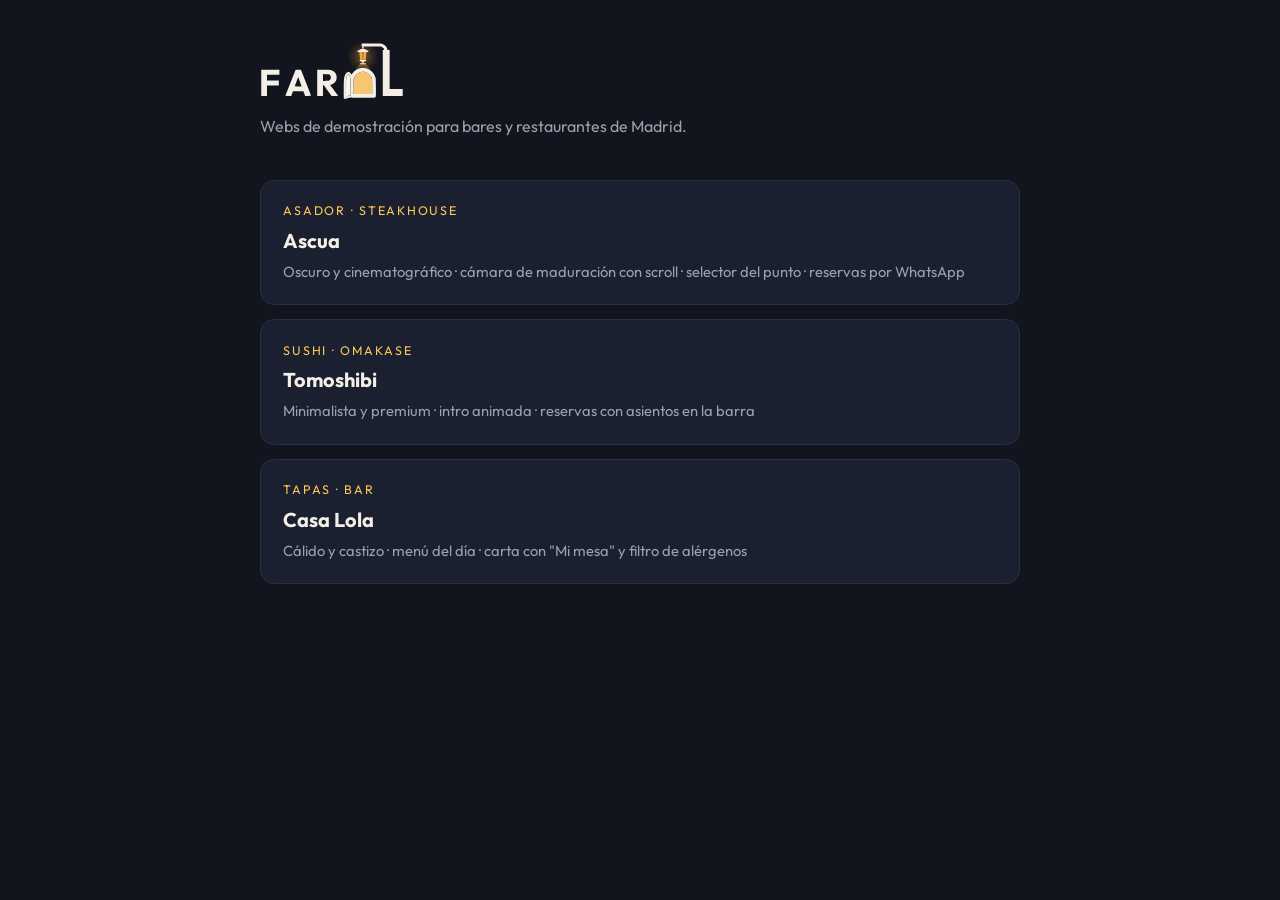
<file: index.html>
<!doctype html>
<html lang="es">
<head>
<meta charset="utf-8">
<meta name="viewport" content="width=device-width, initial-scale=1, viewport-fit=cover">
<title>Farol · Demos</title>
<meta name="robots" content="noindex">
<link rel="preconnect" href="https://fonts.googleapis.com">
<link rel="preconnect" href="https://fonts.gstatic.com" crossorigin>
<link rel="stylesheet" href="https://fonts.googleapis.com/css2?family=Outfit:wght@400;600;700&display=swap">
<style>
  :root { --bg: #12151d; --fg: #f3eee6; --muted: #9aa0ad; --gold: #ffc857; --card: #1b2030; --line: #2a3042; }
  * { box-sizing: border-box; }
  body { margin: 0; background: var(--bg); color: var(--fg); font-family: Outfit, system-ui, sans-serif; line-height: 1.6;
         padding: max(40px, env(safe-area-inset-top)) max(20px, env(safe-area-inset-right)) 60px max(20px, env(safe-area-inset-left)); }
  main { max-width: 760px; margin: 0 auto; }
  h1 { font-size: clamp(2rem, 6vw, 3rem); letter-spacing: .12em; margin: 0 0 .3rem; }
  h1 svg { display: block; height: clamp(44px, 9vw, 60px); width: auto; color: var(--fg); margin-bottom: 14px; }
  p.lead { color: var(--muted); margin: 0 0 2.5rem; }
  ul { list-style: none; padding: 0; margin: 0; display: grid; gap: 14px; }
  a.card { display: grid; gap: .2rem; padding: 1.3rem 1.4rem; background: var(--card); border: 1px solid var(--line); border-radius: 14px; color: inherit; text-decoration: none; transition: border-color .3s, transform .3s; }
  a.card:hover { border-color: var(--gold); transform: translateY(-2px); }
  .name { font-weight: 700; font-size: 1.25rem; }
  .meta { color: var(--muted); font-size: .92rem; }
  .tag { color: var(--gold); font-size: .78rem; letter-spacing: .14em; text-transform: uppercase; }
</style>
</head>
<body>
<main>
  <h1><svg class="farol-logo" height="56" viewBox="182 440 924 386" role="img" aria-label="Farol"><defs><radialGradient id="farol-glow" cx="845" cy="545" r="100" gradientUnits="userSpaceOnUse"><stop offset="0" stop-color="#F5A93A" stop-opacity=".42"/><stop offset=".55" stop-color="#F5A93A" stop-opacity=".16"/><stop offset="1" stop-color="#F5A93A" stop-opacity="0"/></radialGradient><linearGradient id="farol-cone" x1="0" y1="588" x2="0" y2="632" gradientUnits="userSpaceOnUse"><stop offset="0" stop-color="#F5A93A" stop-opacity=".45"/><stop offset="1" stop-color="#F5A93A" stop-opacity=".12"/></linearGradient></defs><circle cx="845" cy="545" r="100" fill="url(#farol-glow)"/><path d="M830 588h30l36 44H794z" fill="url(#farol-cone)"/><path fill="#F7C66E" d="M784.2 740.8L784.5 693.5L787.3 685.5C793.8 667.0 807.3 653.5 825.5 647.4C836.9 643.6 851.1 643.6 862.5 647.4C880.7 653.5 894.2 667.0 900.7 685.5L903.5 693.5L903.8 740.8L904.2 788.0L844.0 788.0L783.8 788.0L784.2 740.8ZM831.5 596.6C831.0 596.3 828.8 595.9 826.7 595.5L823.0 594.9L825.6 591.5C828.2 588.1 828.4 588.0 835.5 588.0C840.4 588.0 843.0 588.4 843.4 589.2C843.9 590.2 844.1 590.2 844.6 589.2C845.0 588.4 847.6 588.0 852.5 588.0C859.6 588.0 859.8 588.1 862.3 591.4L864.9 594.8L862.7 595.5C860.3 596.3 833.1 597.2 831.5 596.6Z"/><path fill="#FBF7F0" d="M735.3 748.2C735.7 698.4 735.9 693.8 737.8 685.5C741.3 669.9 746.0 660.0 749.9 660.0C752.6 660.0 756.8 666.7 759.5 675.2C764.0 689.4 764.5 696.4 764.5 746.9L764.5 794.3L750.5 798.1C742.8 800.2 736.1 802.0 735.7 802.0C735.2 802.0 735.0 777.8 735.3 748.2Z"/><path fill="#F5A93A" d="M824.1 544.2C822.3 531.2 820.7 519.9 820.5 519.2C820.2 518.3 822.7 518.0 831.0 518.0L842.0 518.0L842.0 543.0L842.0 568.0L834.6 568.0L827.3 568.0L824.1 544.2ZM846.0 543.0L846.0 518.0L857.0 518.0C865.3 518.0 867.8 518.3 867.5 519.2C867.3 519.9 865.7 531.2 863.9 544.2L860.7 568.0L853.4 568.0L846.0 568.0L846.0 543.0Z"/><path fill="currentColor" d="M725.3 818.0C724.1 817.5 722.7 816.2 722.1 815.1C720.7 812.5 720.6 711.5 722.0 696.8C725.2 662.9 737.7 642.5 753.5 645.4C758.2 646.3 764.8 652.3 767.9 658.5C769.2 661.1 770.5 662.8 770.9 662.3C771.3 661.9 773.7 658.6 776.2 655.0C782.0 646.7 789.7 639.5 799.4 633.1C813.2 624.1 825.7 620.6 844.0 620.6C862.4 620.6 874.8 624.1 888.6 633.1C907.4 645.4 920.8 664.0 925.7 684.9C927.0 690.3 927.4 701.2 927.7 746.5C928.1 797.9 928.0 801.7 926.3 805.0C922.6 812.3 926.1 812.0 844.2 812.0C782.7 812.0 770.4 811.8 767.5 810.6C764.2 809.2 763.1 809.4 746.0 814.1C736.0 816.8 727.8 819.0 727.7 818.9C727.6 818.9 726.5 818.5 725.3 818.0ZM746.5 800.0C750.9 798.8 756.9 797.2 759.8 796.3L765.0 794.9L765.0 747.0C765.0 718.1 764.6 696.1 763.9 691.4C761.6 675.0 754.4 658.5 749.8 659.2C745.1 659.9 739.4 672.6 736.5 689.0C735.3 695.8 735.0 708.0 735.0 750.3C735.0 800.1 735.1 803.1 736.8 802.6C737.7 802.4 742.1 801.2 746.5 800.0ZM190.0 715.5L190.0 631.0L248.5 631.0L307.0 631.0L307.0 647.0L307.0 663.0L267.0 663.0L227.0 663.0L227.0 682.0L227.0 701.0L265.0 701.0L303.0 701.0L303.0 717.0L303.0 733.0L265.0 733.0L227.0 733.0L227.0 766.5L227.0 800.0L208.5 800.0L190.0 800.0L190.0 715.5ZM345.0 799.3C345.0 798.9 359.9 760.8 378.2 714.7L411.4 631.0L428.4 631.2L445.5 631.5L478.2 715.0C496.3 760.9 511.0 798.8 511.0 799.2C511.0 799.7 502.3 800.0 491.7 800.0L472.3 800.0L466.8 784.8L461.3 769.5L427.8 769.2L394.3 769.0L388.8 784.2L383.2 799.5L364.1 799.8C353.6 799.9 345.0 799.7 345.0 799.3ZM550.0 715.5L550.0 631.0L588.8 631.0C632.2 631.0 636.5 631.5 648.8 637.6C660.9 643.5 669.8 653.9 673.5 666.3C675.6 673.5 675.5 688.3 673.2 695.8C670.8 703.2 665.1 712.0 659.6 716.4C654.2 720.8 644.4 725.8 638.0 727.3C634.6 728.1 633.1 728.9 633.5 729.8C633.7 730.5 645.4 746.0 659.3 764.3C673.2 782.6 685.0 798.1 685.4 798.8C686.0 799.7 681.5 800.0 664.3 800.0L642.5 800.0L617.1 764.9C596.2 736.1 591.3 730.0 589.6 730.2C587.5 730.5 587.5 730.8 587.2 765.2L587.0 800.0L568.5 800.0L550.0 800.0L550.0 715.5ZM972.0 652.0L972.0 504.0L977.1 504.0C981.9 504.0 982.1 503.9 981.4 501.8C979.1 494.2 973.2 488.0 965.1 484.8C959.5 482.5 959.1 482.5 903.2 482.2C872.3 482.1 847.0 482.2 847.0 482.5C847.0 482.8 847.7 484.2 848.6 485.5C850.5 488.4 849.7 491.5 846.4 493.6C844.2 495.1 843.8 495.1 841.6 493.6C838.2 491.4 837.5 488.6 839.6 485.1C841.3 482.2 841.3 482.2 837.9 479.2C833.4 475.2 833.1 469.4 837.3 465.3L840.0 462.5L899.3 462.5C964.0 462.5 964.2 462.5 976.6 468.5C987.7 473.9 997.1 485.2 1000.6 497.4L1002.5 504.0L1009.2 504.0L1016.0 504.0L1016.0 630.0L1016.0 756.0L1058.0 756.0L1100.0 756.0L1100.0 778.0L1100.0 800.0L1036.0 800.0L972.0 800.0L972.0 652.0ZM903.8 739.8C903.5 693.1 903.4 691.3 901.3 685.0C895.4 667.8 879.5 652.1 862.5 646.7C852.6 643.6 835.4 643.6 825.5 646.7C808.4 652.1 792.6 667.7 786.8 684.9C784.6 691.3 784.5 693.0 784.2 739.8L783.9 788.0L844.0 788.0L904.1 788.0L903.8 739.8ZM449.7 737.7C449.5 737.0 444.8 724.3 439.5 709.5C434.1 694.6 429.3 681.4 428.8 680.0C428.0 677.8 426.4 681.6 416.9 707.4C410.9 723.8 406.0 737.6 406.0 738.1C406.0 738.6 415.8 739.0 428.1 739.0C445.6 739.0 450.1 738.7 449.7 737.7ZM625.5 700.6C634.1 696.9 638.0 690.8 638.0 681.3C637.9 671.3 632.9 663.8 624.3 660.9C621.9 660.1 614.6 659.6 604.0 659.6L587.5 659.5L587.2 680.0C587.1 691.2 587.2 701.1 587.5 701.8C588.3 704.0 620.0 703.0 625.5 700.6ZM839.0 583.0C834.6 577.2 834.4 577.1 829.0 576.8C823.6 576.5 823.5 576.5 823.2 573.1C823.0 571.1 823.4 569.4 824.2 568.9C824.9 568.4 833.8 568.0 844.0 568.0C854.2 568.0 863.1 568.4 863.8 568.9C864.6 569.4 865.0 571.1 864.8 573.1C864.5 576.5 864.4 576.5 859.0 576.8C853.6 577.1 853.4 577.2 849.0 583.0C846.5 586.3 844.3 588.9 844.0 588.9C843.7 588.9 841.5 586.3 839.0 583.0ZM808.4 514.3C807.5 510.7 809.1 508.6 813.0 508.2C814.9 508.0 817.6 506.8 819.2 505.5C823.4 501.9 831.9 498.1 838.2 497.0C847.8 495.2 860.9 498.8 868.8 505.5C870.4 506.8 873.1 508.0 875.0 508.2C878.9 508.6 880.5 510.7 879.6 514.3L879.0 517.0L844.0 517.0L809.0 517.0L808.4 514.3Z"/></svg></h1>
  <p class="lead">Webs de demostración para bares y restaurantes de Madrid.</p>
  <ul>
    <li><a class="card" href="ascua/"><span class="tag">Asador · Steakhouse</span><span class="name">Ascua</span><span class="meta">Oscuro y cinematográfico · cámara de maduración con scroll · selector del punto · reservas por WhatsApp</span></a></li>
    <li><a class="card" href="tomoshibi/"><span class="tag">Sushi · Omakase</span><span class="name">Tomoshibi</span><span class="meta">Minimalista y premium · intro animada · reservas con asientos en la barra</span></a></li>
    <li><a class="card" href="https://casa-lolaes.lovable.app/" target="_blank" rel="noopener"><span class="tag">Tapas · Bar</span><span class="name">Casa Lola</span><span class="meta">Cálido y castizo · menú del día · carta con "Mi mesa" y filtro de alérgenos</span></a></li>
  </ul>
</main>
</body>
</html>
</file>
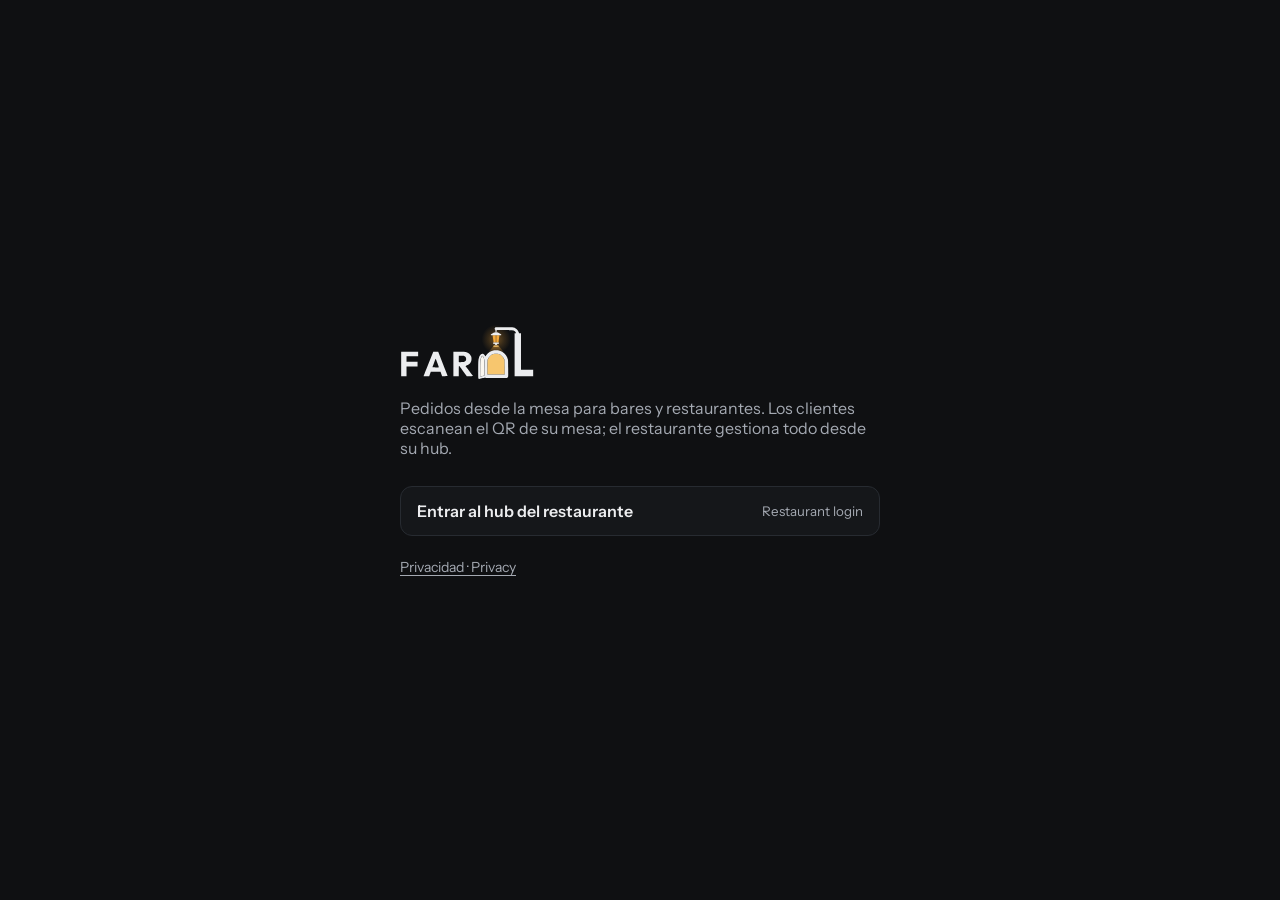
<file: pedidos/index.html>
<!doctype html>
<html lang="es" translate="no">
<head>
<meta charset="utf-8">
<meta name="google" content="notranslate"><meta name="viewport" content="width=device-width, initial-scale=1">
<title>Farol · Pedidos desde la mesa</title>
<link rel="preconnect" href="https://fonts.googleapis.com"><link rel="preconnect" href="https://fonts.gstatic.com" crossorigin>
<link href="https://fonts.googleapis.com/css2?family=Archivo:wdth,wght@62..125,400..800&family=Bricolage+Grotesque:opsz,wght@12..96,500..800&family=Instrument+Sans:wdth,wght@75..100,400..700&display=swap" rel="stylesheet">
<link rel="stylesheet" href="assets/css/app.css?v=202610301053">
<style>
  :root { --g-bg: #0F1012; --g-card: #15171A; --g-line: #272B31; --g-text: #ECEDEF; --g-text-2: #A4A9B2; --g-lamp: #FFB547; }
  body { background: var(--g-bg); color: var(--g-text); font-family: 'Instrument Sans', system-ui, sans-serif; }
  .home { min-height: 100dvh; display: grid; place-items: center; padding: 32px max(16px, env(safe-area-inset-right, 0px)) 32px max(16px, env(safe-area-inset-left, 0px)); }
  .home-card { width: min(480px, 100%); }
  .home h1 { margin: 0 0 18px; color: var(--g-text); }
  .home h1 svg { display: block; height: 56px; width: auto; }
  .home p { color: var(--g-text-2); max-width: 46ch; margin: 0; }
  .home ul { list-style: none; padding: 0; margin: 28px 0 0; display: grid; gap: 8px; }
  .home a { display: flex; justify-content: space-between; align-items: center; gap: 12px; padding: 14px 16px; background: var(--g-card);
    border: 1px solid var(--g-line); border-radius: 12px; color: var(--g-text); text-decoration: none; font-weight: 600; }
  .home a small { font-weight: 400; color: var(--g-text-2); }
  .home a:hover { border-color: var(--g-lamp); }
  .home .home-foot { margin-top: 22px; font-size: 14px; }
  .home a.plain { display: inline; padding: 0; background: none; border: 0; color: var(--g-text-2); font-weight: 400; text-decoration: underline; text-underline-offset: 3px; }
</style>
</head>
<body>
<main class="home"><div class="home-card">
  <h1 class="home-logo"><svg class="farol-logo" height="44" viewBox="182 440 924 386" role="img" aria-label="Farol"><defs><radialGradient id="farol-glow" cx="845" cy="545" r="100" gradientUnits="userSpaceOnUse"><stop offset="0" stop-color="#F5A93A" stop-opacity=".42"/><stop offset=".55" stop-color="#F5A93A" stop-opacity=".16"/><stop offset="1" stop-color="#F5A93A" stop-opacity="0"/></radialGradient><linearGradient id="farol-cone" x1="0" y1="588" x2="0" y2="632" gradientUnits="userSpaceOnUse"><stop offset="0" stop-color="#F5A93A" stop-opacity=".45"/><stop offset="1" stop-color="#F5A93A" stop-opacity=".12"/></linearGradient></defs><circle cx="845" cy="545" r="100" fill="url(#farol-glow)"/><path d="M830 588h30l36 44H794z" fill="url(#farol-cone)"/><path fill="#F7C66E" d="M784.2 740.8L784.5 693.5L787.3 685.5C793.8 667.0 807.3 653.5 825.5 647.4C836.9 643.6 851.1 643.6 862.5 647.4C880.7 653.5 894.2 667.0 900.7 685.5L903.5 693.5L903.8 740.8L904.2 788.0L844.0 788.0L783.8 788.0L784.2 740.8ZM831.5 596.6C831.0 596.3 828.8 595.9 826.7 595.5L823.0 594.9L825.6 591.5C828.2 588.1 828.4 588.0 835.5 588.0C840.4 588.0 843.0 588.4 843.4 589.2C843.9 590.2 844.1 590.2 844.6 589.2C845.0 588.4 847.6 588.0 852.5 588.0C859.6 588.0 859.8 588.1 862.3 591.4L864.9 594.8L862.7 595.5C860.3 596.3 833.1 597.2 831.5 596.6Z"/><path fill="#FBF7F0" d="M735.3 748.2C735.7 698.4 735.9 693.8 737.8 685.5C741.3 669.9 746.0 660.0 749.9 660.0C752.6 660.0 756.8 666.7 759.5 675.2C764.0 689.4 764.5 696.4 764.5 746.9L764.5 794.3L750.5 798.1C742.8 800.2 736.1 802.0 735.7 802.0C735.2 802.0 735.0 777.8 735.3 748.2Z"/><path fill="#F5A93A" d="M824.1 544.2C822.3 531.2 820.7 519.9 820.5 519.2C820.2 518.3 822.7 518.0 831.0 518.0L842.0 518.0L842.0 543.0L842.0 568.0L834.6 568.0L827.3 568.0L824.1 544.2ZM846.0 543.0L846.0 518.0L857.0 518.0C865.3 518.0 867.8 518.3 867.5 519.2C867.3 519.9 865.7 531.2 863.9 544.2L860.7 568.0L853.4 568.0L846.0 568.0L846.0 543.0Z"/><path fill="currentColor" d="M725.3 818.0C724.1 817.5 722.7 816.2 722.1 815.1C720.7 812.5 720.6 711.5 722.0 696.8C725.2 662.9 737.7 642.5 753.5 645.4C758.2 646.3 764.8 652.3 767.9 658.5C769.2 661.1 770.5 662.8 770.9 662.3C771.3 661.9 773.7 658.6 776.2 655.0C782.0 646.7 789.7 639.5 799.4 633.1C813.2 624.1 825.7 620.6 844.0 620.6C862.4 620.6 874.8 624.1 888.6 633.1C907.4 645.4 920.8 664.0 925.7 684.9C927.0 690.3 927.4 701.2 927.7 746.5C928.1 797.9 928.0 801.7 926.3 805.0C922.6 812.3 926.1 812.0 844.2 812.0C782.7 812.0 770.4 811.8 767.5 810.6C764.2 809.2 763.1 809.4 746.0 814.1C736.0 816.8 727.8 819.0 727.7 818.9C727.6 818.9 726.5 818.5 725.3 818.0ZM746.5 800.0C750.9 798.8 756.9 797.2 759.8 796.3L765.0 794.9L765.0 747.0C765.0 718.1 764.6 696.1 763.9 691.4C761.6 675.0 754.4 658.5 749.8 659.2C745.1 659.9 739.4 672.6 736.5 689.0C735.3 695.8 735.0 708.0 735.0 750.3C735.0 800.1 735.1 803.1 736.8 802.6C737.7 802.4 742.1 801.2 746.5 800.0ZM190.0 715.5L190.0 631.0L248.5 631.0L307.0 631.0L307.0 647.0L307.0 663.0L267.0 663.0L227.0 663.0L227.0 682.0L227.0 701.0L265.0 701.0L303.0 701.0L303.0 717.0L303.0 733.0L265.0 733.0L227.0 733.0L227.0 766.5L227.0 800.0L208.5 800.0L190.0 800.0L190.0 715.5ZM345.0 799.3C345.0 798.9 359.9 760.8 378.2 714.7L411.4 631.0L428.4 631.2L445.5 631.5L478.2 715.0C496.3 760.9 511.0 798.8 511.0 799.2C511.0 799.7 502.3 800.0 491.7 800.0L472.3 800.0L466.8 784.8L461.3 769.5L427.8 769.2L394.3 769.0L388.8 784.2L383.2 799.5L364.1 799.8C353.6 799.9 345.0 799.7 345.0 799.3ZM550.0 715.5L550.0 631.0L588.8 631.0C632.2 631.0 636.5 631.5 648.8 637.6C660.9 643.5 669.8 653.9 673.5 666.3C675.6 673.5 675.5 688.3 673.2 695.8C670.8 703.2 665.1 712.0 659.6 716.4C654.2 720.8 644.4 725.8 638.0 727.3C634.6 728.1 633.1 728.9 633.5 729.8C633.7 730.5 645.4 746.0 659.3 764.3C673.2 782.6 685.0 798.1 685.4 798.8C686.0 799.7 681.5 800.0 664.3 800.0L642.5 800.0L617.1 764.9C596.2 736.1 591.3 730.0 589.6 730.2C587.5 730.5 587.5 730.8 587.2 765.2L587.0 800.0L568.5 800.0L550.0 800.0L550.0 715.5ZM972.0 652.0L972.0 504.0L977.1 504.0C981.9 504.0 982.1 503.9 981.4 501.8C979.1 494.2 973.2 488.0 965.1 484.8C959.5 482.5 959.1 482.5 903.2 482.2C872.3 482.1 847.0 482.2 847.0 482.5C847.0 482.8 847.7 484.2 848.6 485.5C850.5 488.4 849.7 491.5 846.4 493.6C844.2 495.1 843.8 495.1 841.6 493.6C838.2 491.4 837.5 488.6 839.6 485.1C841.3 482.2 841.3 482.2 837.9 479.2C833.4 475.2 833.1 469.4 837.3 465.3L840.0 462.5L899.3 462.5C964.0 462.5 964.2 462.5 976.6 468.5C987.7 473.9 997.1 485.2 1000.6 497.4L1002.5 504.0L1009.2 504.0L1016.0 504.0L1016.0 630.0L1016.0 756.0L1058.0 756.0L1100.0 756.0L1100.0 778.0L1100.0 800.0L1036.0 800.0L972.0 800.0L972.0 652.0ZM903.8 739.8C903.5 693.1 903.4 691.3 901.3 685.0C895.4 667.8 879.5 652.1 862.5 646.7C852.6 643.6 835.4 643.6 825.5 646.7C808.4 652.1 792.6 667.7 786.8 684.9C784.6 691.3 784.5 693.0 784.2 739.8L783.9 788.0L844.0 788.0L904.1 788.0L903.8 739.8ZM449.7 737.7C449.5 737.0 444.8 724.3 439.5 709.5C434.1 694.6 429.3 681.4 428.8 680.0C428.0 677.8 426.4 681.6 416.9 707.4C410.9 723.8 406.0 737.6 406.0 738.1C406.0 738.6 415.8 739.0 428.1 739.0C445.6 739.0 450.1 738.7 449.7 737.7ZM625.5 700.6C634.1 696.9 638.0 690.8 638.0 681.3C637.9 671.3 632.9 663.8 624.3 660.9C621.9 660.1 614.6 659.6 604.0 659.6L587.5 659.5L587.2 680.0C587.1 691.2 587.2 701.1 587.5 701.8C588.3 704.0 620.0 703.0 625.5 700.6ZM839.0 583.0C834.6 577.2 834.4 577.1 829.0 576.8C823.6 576.5 823.5 576.5 823.2 573.1C823.0 571.1 823.4 569.4 824.2 568.9C824.9 568.4 833.8 568.0 844.0 568.0C854.2 568.0 863.1 568.4 863.8 568.9C864.6 569.4 865.0 571.1 864.8 573.1C864.5 576.5 864.4 576.5 859.0 576.8C853.6 577.1 853.4 577.2 849.0 583.0C846.5 586.3 844.3 588.9 844.0 588.9C843.7 588.9 841.5 586.3 839.0 583.0ZM808.4 514.3C807.5 510.7 809.1 508.6 813.0 508.2C814.9 508.0 817.6 506.8 819.2 505.5C823.4 501.9 831.9 498.1 838.2 497.0C847.8 495.2 860.9 498.8 868.8 505.5C870.4 506.8 873.1 508.0 875.0 508.2C878.9 508.6 880.5 510.7 879.6 514.3L879.0 517.0L844.0 517.0L809.0 517.0L808.4 514.3Z"/></svg></h1>
  <p>Pedidos desde la mesa para bares y restaurantes. Los clientes escanean el QR de su mesa; el restaurante gestiona todo desde su hub.</p>
  <ul>
    <li><a href="hub.html">Entrar al hub del restaurante <small>Restaurant login</small></a></li>
  </ul>
  <p class="home-foot"><a class="plain" href="privacy.html">Privacidad · Privacy</a></p>
</div></main>
</body>
</html>
</file>
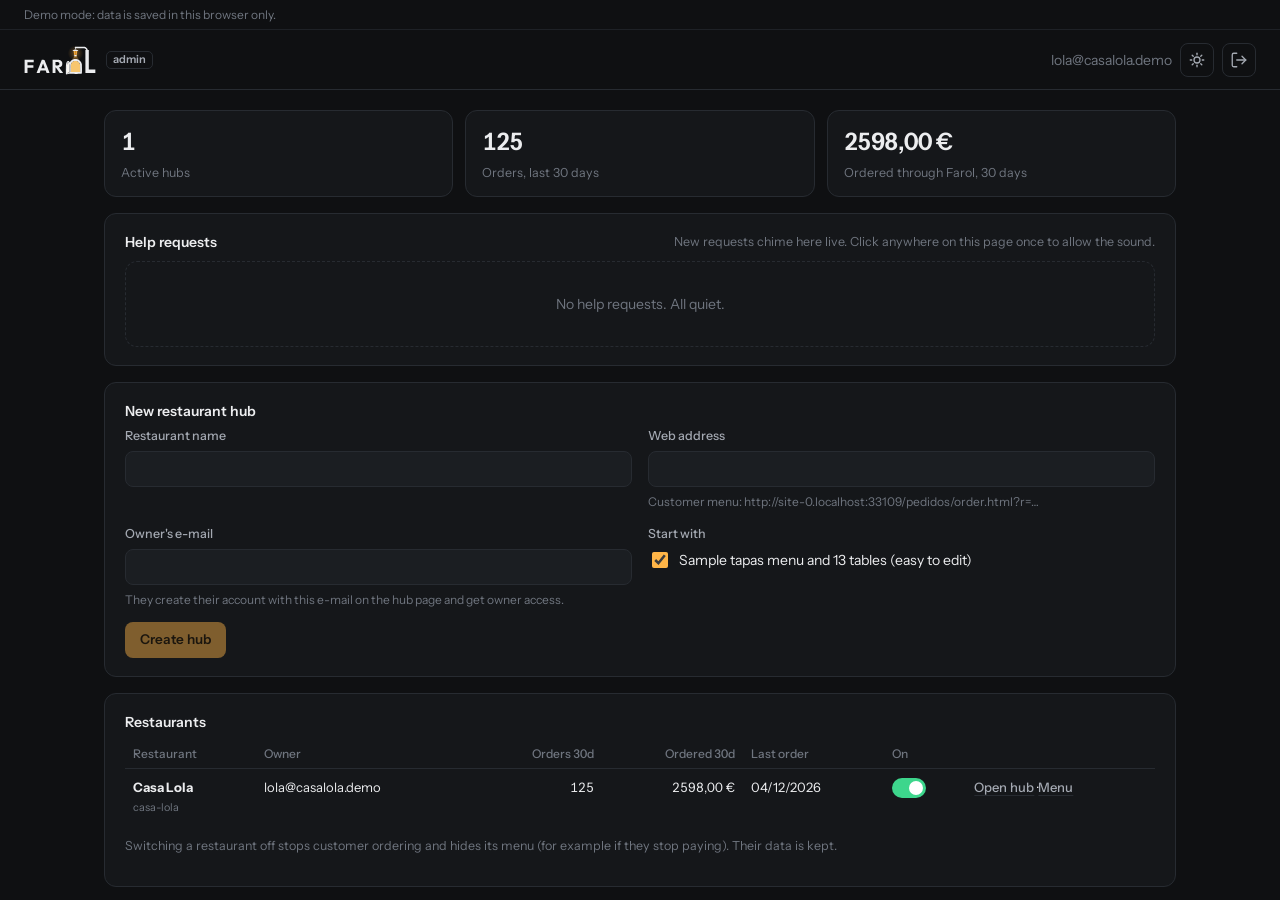
<file: pedidos/admin.html>
<!doctype html>
<html lang="en" translate="no">
<head>
<meta charset="utf-8">
<meta name="google" content="notranslate">
<script>try{var l=JSON.parse(localStorage.getItem('farol-hub-lang')||'null');document.documentElement.lang=l||((navigator.language||'').slice(0,2)==='es'?'es':'en')}catch(e){}</script><meta name="viewport" content="width=device-width, initial-scale=1, viewport-fit=cover">
<meta name="robots" content="noindex">
<title>Farol · Admin</title>
<link rel="preconnect" href="https://fonts.googleapis.com"><link rel="preconnect" href="https://fonts.gstatic.com" crossorigin><link href="https://fonts.googleapis.com/css2?family=Archivo:wdth,wght@62..125,400..800&family=Bricolage+Grotesque:opsz,wght@12..96,500..800&family=Instrument+Sans:wdth,wght@75..100,400..700&display=swap" rel="stylesheet">
<link rel="stylesheet" href="assets/css/app.css?v=202610301053">
<style>body{background:#0F1012}</style>
<script src="config.js?v=202610301053"></script>
<script src="assets/js/vendor/supabase.js?v=202610301053"></script>
</head>
<body>
<div id="app"></div>
<script type="module">
  import { getApi } from './assets/js/api/index.js?v=202610301053';
  import { mountAdminApp } from './assets/js/admin/app.js?v=202610301053';
  mountAdminApp(document.getElementById('app'), { api: getApi() });
</script>
</body>
</html>
</file>
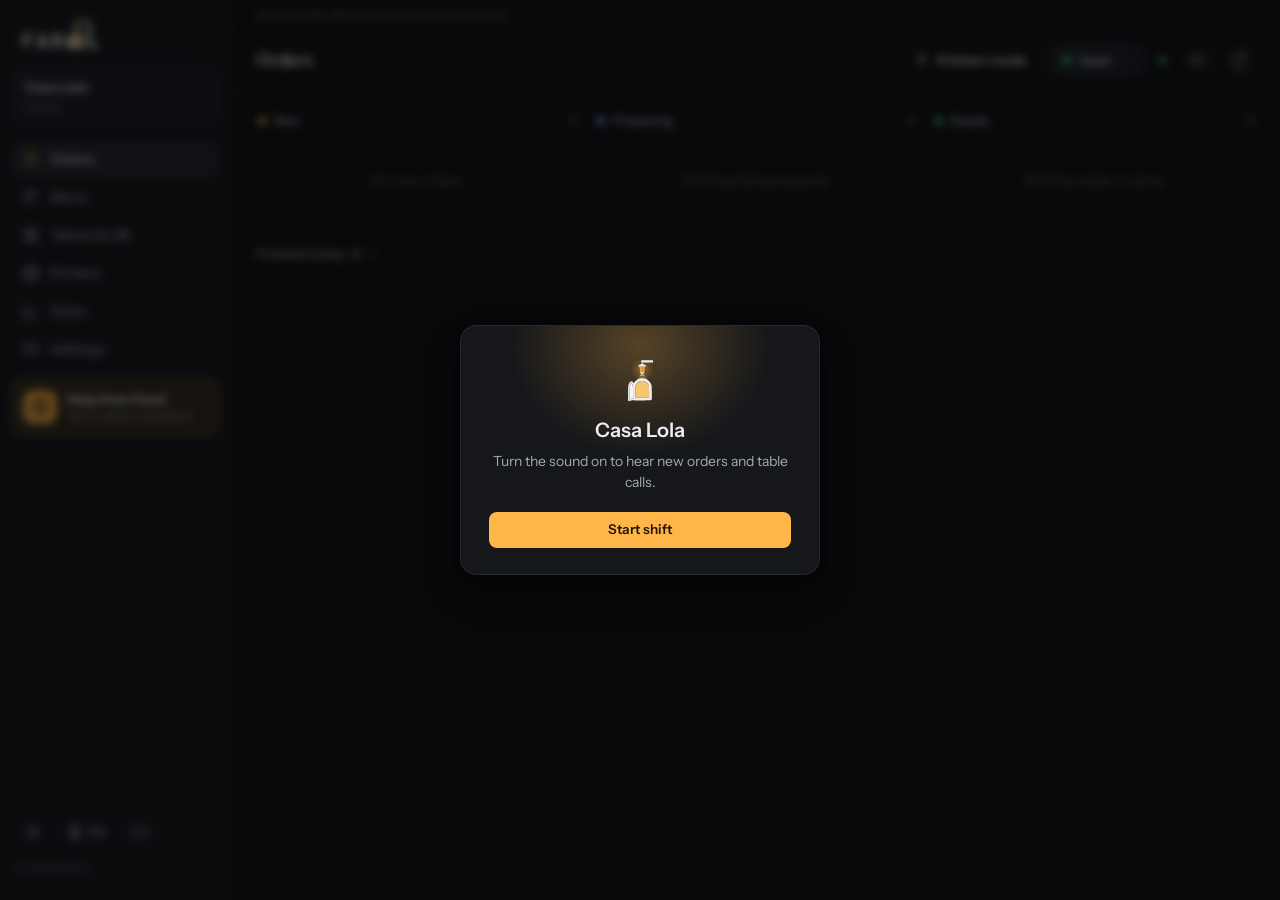
<file: pedidos/hub.html>
<!doctype html>
<html lang="es" translate="no">
<head>
<meta charset="utf-8">
<meta name="google" content="notranslate">
<script>try{var l=JSON.parse(localStorage.getItem('farol-hub-lang')||'null');document.documentElement.lang=l||((navigator.language||'').slice(0,2)==='es'?'es':'en')}catch(e){}</script><meta name="viewport" content="width=device-width, initial-scale=1, viewport-fit=cover">
<meta name="robots" content="noindex">
<title>Farol · Hub</title>
<link rel="preconnect" href="https://fonts.googleapis.com"><link rel="preconnect" href="https://fonts.gstatic.com" crossorigin><link href="https://fonts.googleapis.com/css2?family=Archivo:wdth,wght@62..125,400..800&family=Bricolage+Grotesque:opsz,wght@12..96,500..800&family=Instrument+Sans:wdth,wght@75..100,400..700&display=swap" rel="stylesheet">
<link rel="stylesheet" href="assets/css/app.css?v=202610301053">
<style>body{background:#0F1012}</style>
<script src="config.js?v=202610301053"></script>
<script src="assets/js/vendor/supabase.js?v=202610301053"></script>
</head>
<body>
<div id="app"></div>
<script type="module">
  import { getApi } from './assets/js/api/index.js?v=202610301053';
  import { mountHubApp } from './assets/js/hub/app.js?v=202610301053';
  mountHubApp(document.getElementById('app'), { api: getApi() });
</script>
</body>
</html>
</file>
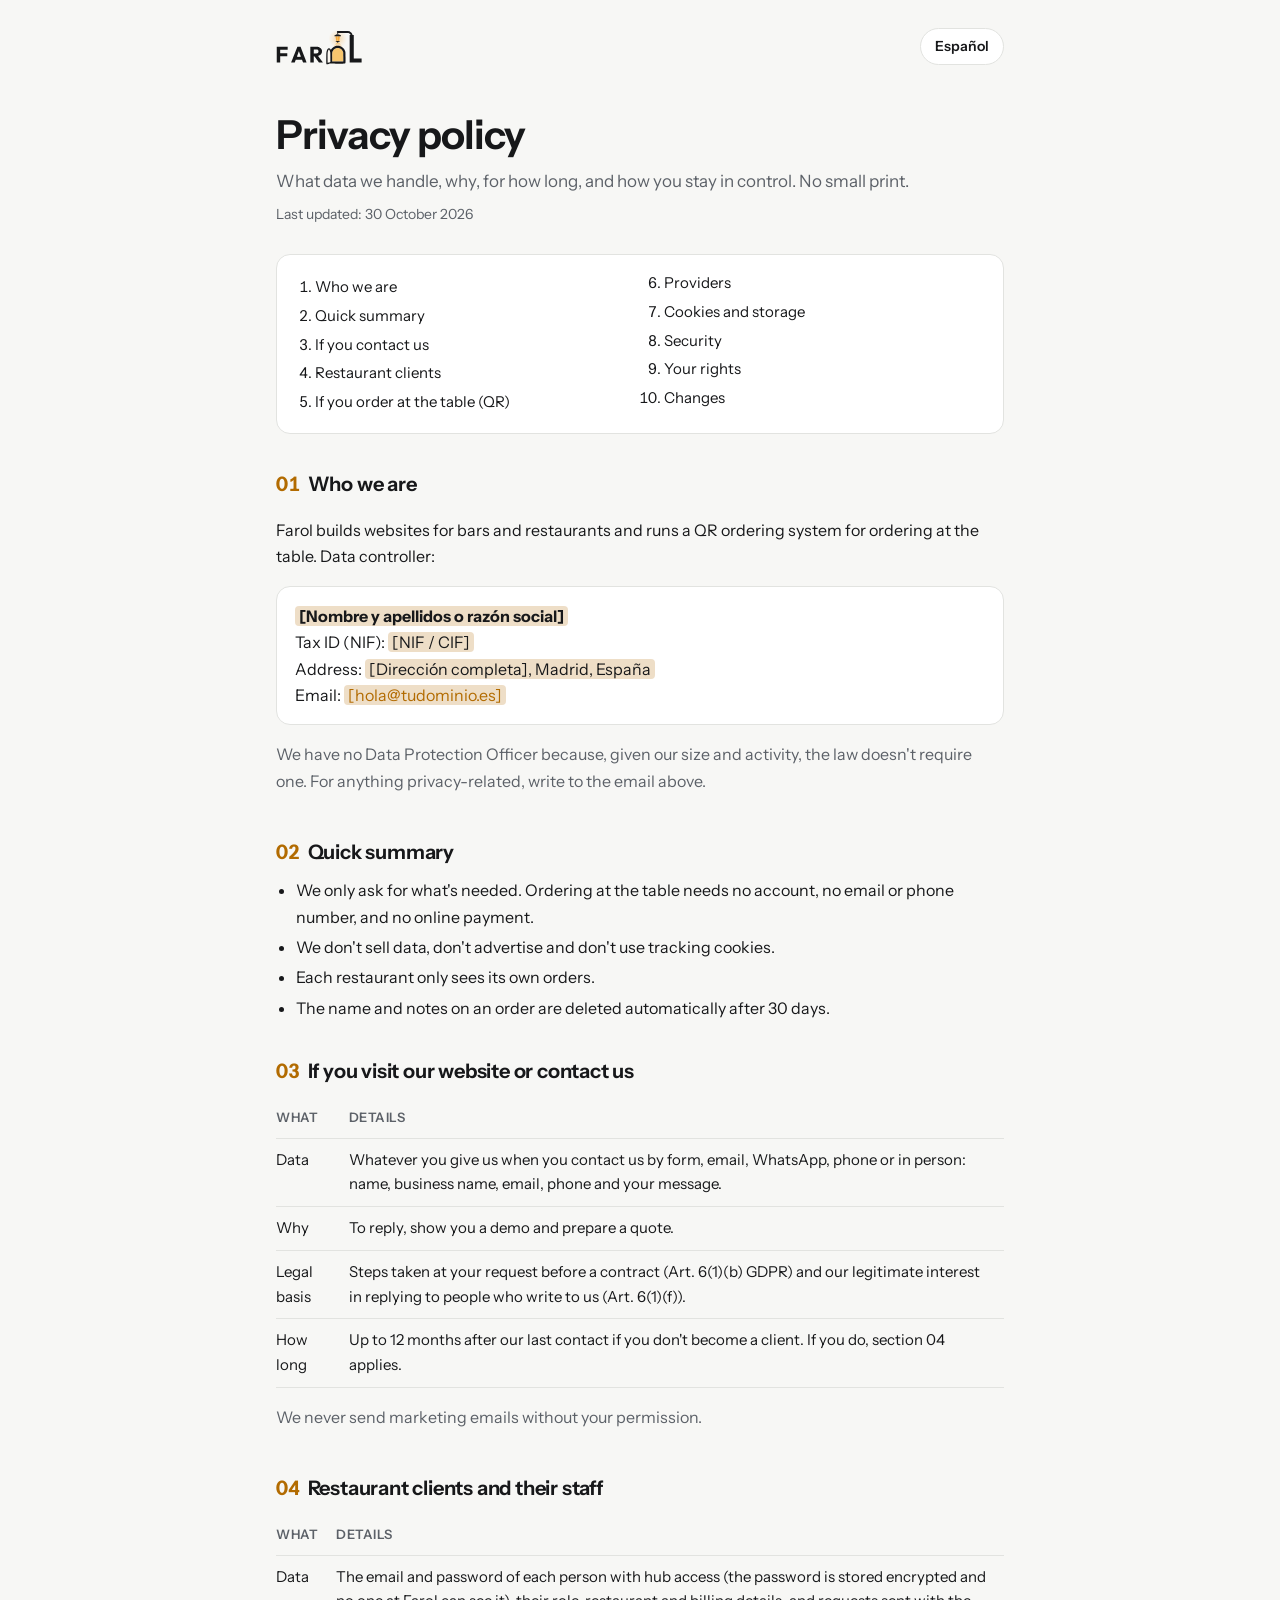
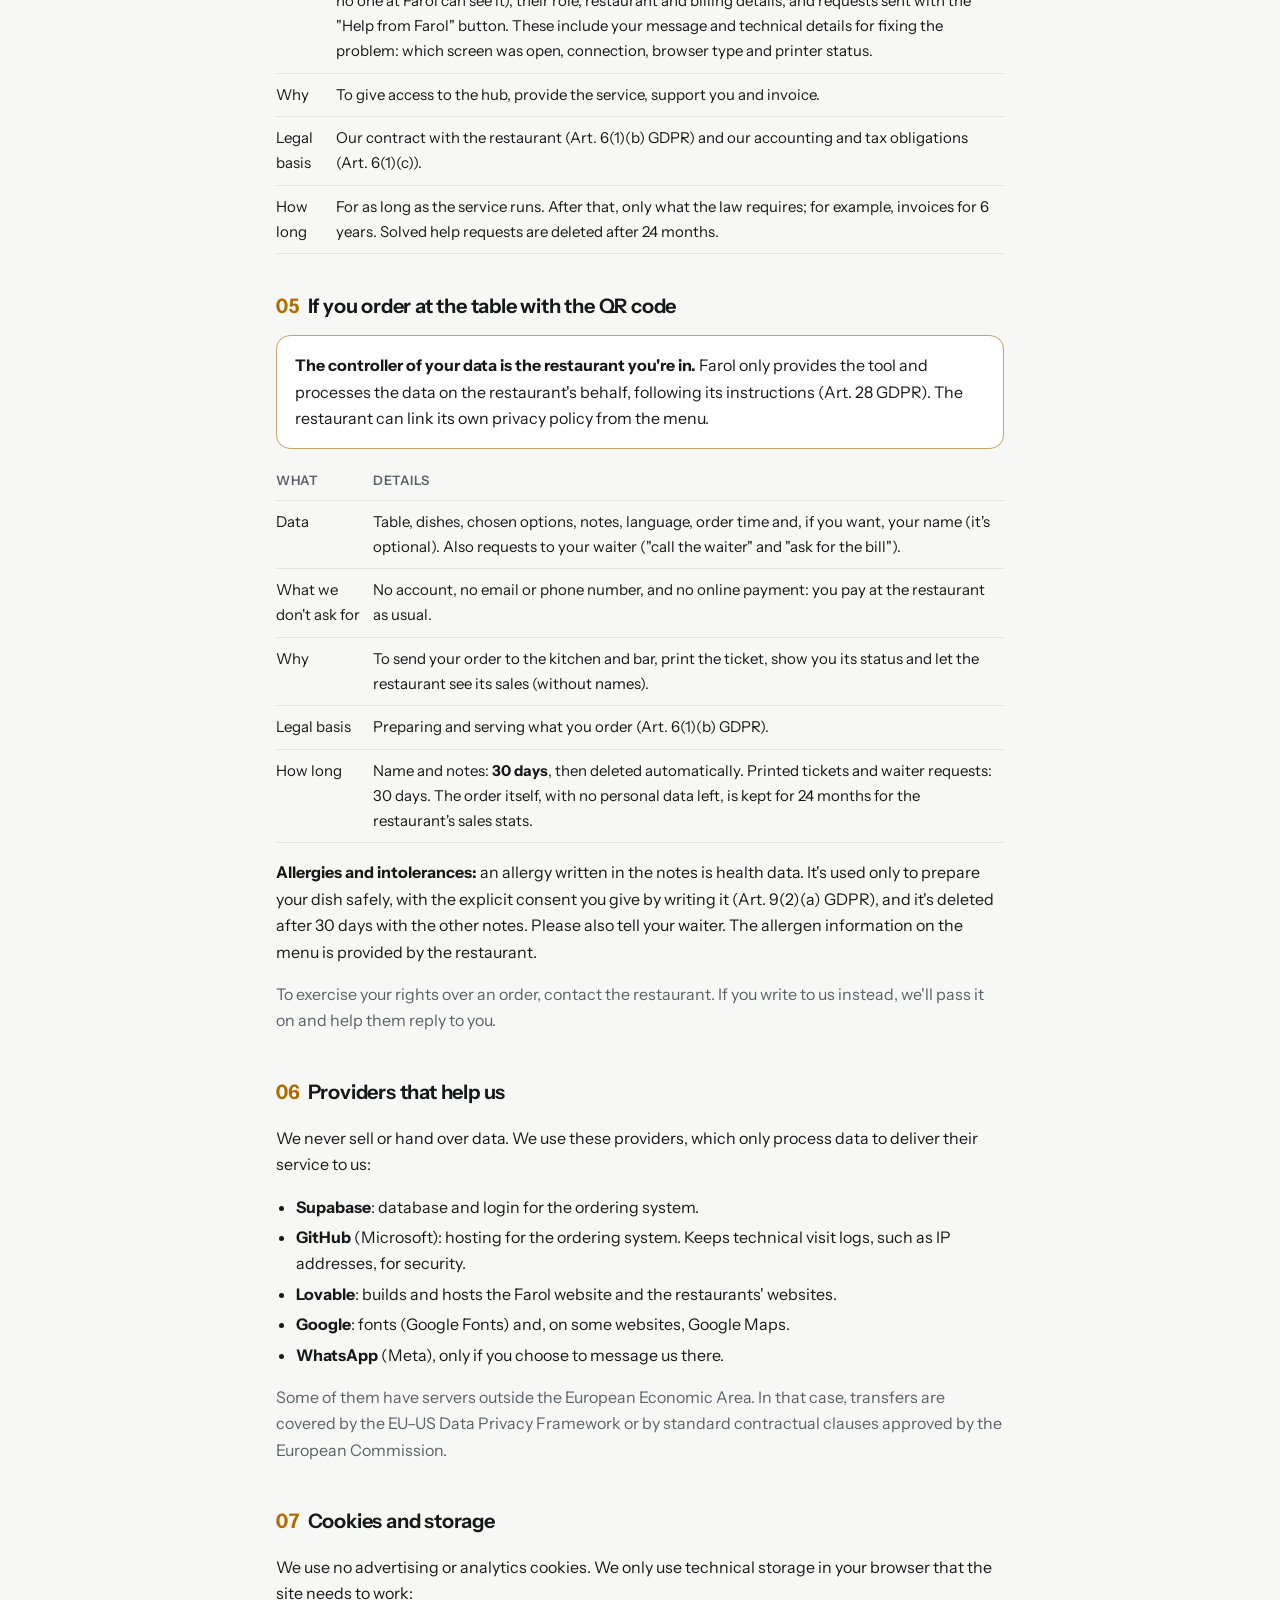
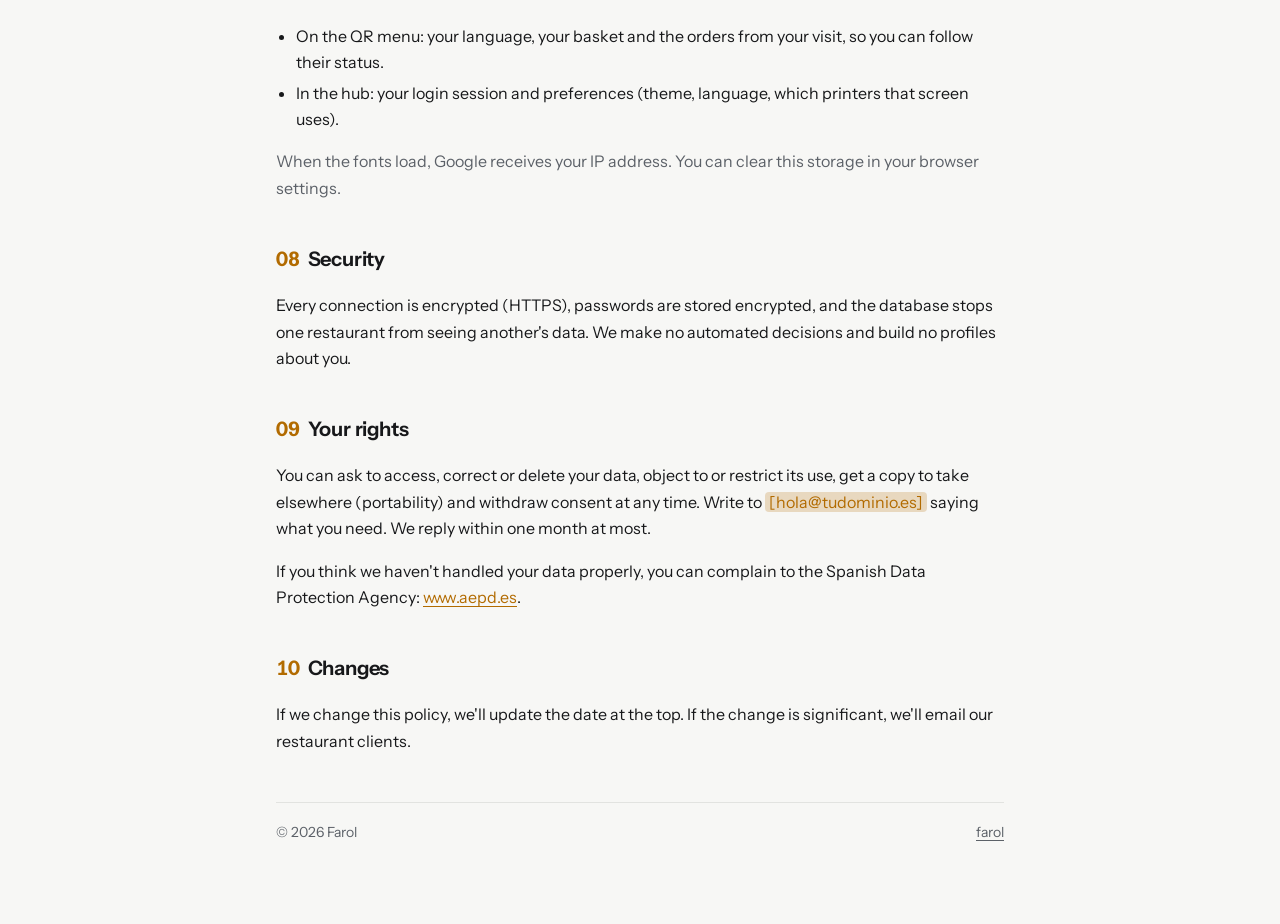
<file: pedidos/privacy.html>
<!doctype html>
<html lang="es" translate="no">
<head>
<meta charset="utf-8">
<meta name="google" content="notranslate"><meta name="viewport" content="width=device-width, initial-scale=1">
<title>Privacidad · Farol</title>
<meta name="description" content="Cómo trata Farol los datos de sus clientes, de los equipos de los restaurantes y de los comensales que piden por QR.">
<link rel="preconnect" href="https://fonts.googleapis.com"><link rel="preconnect" href="https://fonts.gstatic.com" crossorigin>
<link href="https://fonts.googleapis.com/css2?family=Instrument+Sans:wdth,wght@75..100,400..700&display=swap" rel="stylesheet">
<style>
  :root { --bg: #0F1012; --card: #15171A; --line: #272B31; --text: #ECEDEF; --text-2: #A4A9B2; --lamp: #FFB547; }
  @media (prefers-color-scheme: light) {
    :root { --bg: #F7F7F5; --card: #FFFFFF; --line: #E2E3E0; --text: #17181A; --text-2: #5C6168; --lamp: #B26B00; }
  }
  * { box-sizing: border-box; }
  html { scroll-behavior: smooth; }
  body { margin: 0; background: var(--bg); color: var(--text); font: 16px/1.65 'Instrument Sans', system-ui, sans-serif; -webkit-font-smoothing: antialiased; }
  .wrap { width: min(760px, 100%); margin: 0 auto; padding: 28px 16px 80px; }
  .top { display: flex; align-items: center; justify-content: space-between; gap: 12px; }
  .brand svg { display: block; height: 36px; width: auto; }
  .brand { display: flex; align-items: center; gap: 10px; color: var(--text); text-decoration: none; font-weight: 650; letter-spacing: -0.01em; }
  .lang { font: inherit; font-size: 14px; font-weight: 600; color: var(--text); background: var(--card); border: 1px solid var(--line); border-radius: 999px; padding: 6px 14px; cursor: pointer; }
  .lang:hover { border-color: var(--lamp); }
  h1 { font-size: clamp(30px, 6vw, 40px); line-height: 1.1; letter-spacing: -0.025em; font-weight: 650; margin: 48px 0 10px; }
  .lead { color: var(--text-2); margin: 0 0 8px; font-size: 17px; }
  .updated { color: var(--text-2); font-size: 14px; margin: 0; }
  nav.toc { margin: 28px 0 8px; padding: 16px 18px; background: var(--card); border: 1px solid var(--line); border-radius: 14px; }
  nav.toc ol { margin: 0; padding-left: 20px; columns: 2 220px; column-gap: 28px; font-size: 15px; }
  nav.toc a { color: var(--text); text-decoration: none; }
  nav.toc a:hover { color: var(--lamp); }
  section { padding-top: 26px; scroll-margin-top: 16px; }
  h2 { font-size: 20px; letter-spacing: -0.01em; font-weight: 650; margin: 0 0 8px; }
  h2 .n { color: var(--lamp); font-variant-numeric: tabular-nums; margin-right: 8px; }
  p, li { color: var(--text); }
  ul { padding-left: 20px; margin: 8px 0; }
  li { margin: 4px 0; }
  .muted { color: var(--text-2); }
  .box { background: var(--card); border: 1px solid var(--line); border-radius: 14px; padding: 16px 18px; margin: 12px 0; }
  .box.lamp { border-color: color-mix(in srgb, var(--lamp) 55%, var(--line)); }
  table { width: 100%; border-collapse: collapse; font-size: 15px; margin: 10px 0; }
  th, td { text-align: left; vertical-align: top; padding: 9px 10px 9px 0; border-bottom: 1px solid var(--line); }
  th { color: var(--text-2); font-weight: 600; font-size: 13px; text-transform: uppercase; letter-spacing: .04em; }
  a { color: var(--lamp); text-underline-offset: 3px; }
  .fill { background: color-mix(in srgb, var(--lamp) 22%, transparent); border-radius: 4px; padding: 0 4px; }
  footer { margin-top: 48px; padding-top: 18px; border-top: 1px solid var(--line); color: var(--text-2); font-size: 14px; display: flex; gap: 16px; flex-wrap: wrap; justify-content: space-between; }
  footer a { color: var(--text-2); }
  [hidden] { display: none !important; }
  @media (max-width: 520px) { table, thead, tbody, tr, th, td { display: block; } thead { display: none; } tr { padding: 8px 0; border-bottom: 1px solid var(--line); } td { border: 0; padding: 2px 0; } td:first-child { font-weight: 600; } }
</style>
<script>
  // Fill in once the company is set up. Anything left in [brackets] is highlighted on the page.
  window.FAROL_OWNER = {
    name: '[Nombre y apellidos o razón social]',
    nif: '[NIF / CIF]',
    address: '[Dirección completa], Madrid, España',
    email: '[hola@tudominio.es]',
    updated: { es: '30 de octubre de 2026', en: '30 October 2026' },
  };
</script>
</head>
<body>
<div class="wrap">
  <header class="top">
    <a class="brand" href="./">
      <svg class="farol-logo" height="26" viewBox="182 440 924 386" role="img" aria-label="Farol"><defs><radialGradient id="farol-glow" cx="845" cy="545" r="100" gradientUnits="userSpaceOnUse"><stop offset="0" stop-color="#F5A93A" stop-opacity=".42"/><stop offset=".55" stop-color="#F5A93A" stop-opacity=".16"/><stop offset="1" stop-color="#F5A93A" stop-opacity="0"/></radialGradient><linearGradient id="farol-cone" x1="0" y1="588" x2="0" y2="632" gradientUnits="userSpaceOnUse"><stop offset="0" stop-color="#F5A93A" stop-opacity=".45"/><stop offset="1" stop-color="#F5A93A" stop-opacity=".12"/></linearGradient></defs><circle cx="845" cy="545" r="100" fill="url(#farol-glow)"/><path d="M830 588h30l36 44H794z" fill="url(#farol-cone)"/><path fill="#F7C66E" d="M784.2 740.8L784.5 693.5L787.3 685.5C793.8 667.0 807.3 653.5 825.5 647.4C836.9 643.6 851.1 643.6 862.5 647.4C880.7 653.5 894.2 667.0 900.7 685.5L903.5 693.5L903.8 740.8L904.2 788.0L844.0 788.0L783.8 788.0L784.2 740.8ZM831.5 596.6C831.0 596.3 828.8 595.9 826.7 595.5L823.0 594.9L825.6 591.5C828.2 588.1 828.4 588.0 835.5 588.0C840.4 588.0 843.0 588.4 843.4 589.2C843.9 590.2 844.1 590.2 844.6 589.2C845.0 588.4 847.6 588.0 852.5 588.0C859.6 588.0 859.8 588.1 862.3 591.4L864.9 594.8L862.7 595.5C860.3 596.3 833.1 597.2 831.5 596.6Z"/><path fill="#FBF7F0" d="M735.3 748.2C735.7 698.4 735.9 693.8 737.8 685.5C741.3 669.9 746.0 660.0 749.9 660.0C752.6 660.0 756.8 666.7 759.5 675.2C764.0 689.4 764.5 696.4 764.5 746.9L764.5 794.3L750.5 798.1C742.8 800.2 736.1 802.0 735.7 802.0C735.2 802.0 735.0 777.8 735.3 748.2Z"/><path fill="#F5A93A" d="M824.1 544.2C822.3 531.2 820.7 519.9 820.5 519.2C820.2 518.3 822.7 518.0 831.0 518.0L842.0 518.0L842.0 543.0L842.0 568.0L834.6 568.0L827.3 568.0L824.1 544.2ZM846.0 543.0L846.0 518.0L857.0 518.0C865.3 518.0 867.8 518.3 867.5 519.2C867.3 519.9 865.7 531.2 863.9 544.2L860.7 568.0L853.4 568.0L846.0 568.0L846.0 543.0Z"/><path fill="currentColor" d="M725.3 818.0C724.1 817.5 722.7 816.2 722.1 815.1C720.7 812.5 720.6 711.5 722.0 696.8C725.2 662.9 737.7 642.5 753.5 645.4C758.2 646.3 764.8 652.3 767.9 658.5C769.2 661.1 770.5 662.8 770.9 662.3C771.3 661.9 773.7 658.6 776.2 655.0C782.0 646.7 789.7 639.5 799.4 633.1C813.2 624.1 825.7 620.6 844.0 620.6C862.4 620.6 874.8 624.1 888.6 633.1C907.4 645.4 920.8 664.0 925.7 684.9C927.0 690.3 927.4 701.2 927.7 746.5C928.1 797.9 928.0 801.7 926.3 805.0C922.6 812.3 926.1 812.0 844.2 812.0C782.7 812.0 770.4 811.8 767.5 810.6C764.2 809.2 763.1 809.4 746.0 814.1C736.0 816.8 727.8 819.0 727.7 818.9C727.6 818.9 726.5 818.5 725.3 818.0ZM746.5 800.0C750.9 798.8 756.9 797.2 759.8 796.3L765.0 794.9L765.0 747.0C765.0 718.1 764.6 696.1 763.9 691.4C761.6 675.0 754.4 658.5 749.8 659.2C745.1 659.9 739.4 672.6 736.5 689.0C735.3 695.8 735.0 708.0 735.0 750.3C735.0 800.1 735.1 803.1 736.8 802.6C737.7 802.4 742.1 801.2 746.5 800.0ZM190.0 715.5L190.0 631.0L248.5 631.0L307.0 631.0L307.0 647.0L307.0 663.0L267.0 663.0L227.0 663.0L227.0 682.0L227.0 701.0L265.0 701.0L303.0 701.0L303.0 717.0L303.0 733.0L265.0 733.0L227.0 733.0L227.0 766.5L227.0 800.0L208.5 800.0L190.0 800.0L190.0 715.5ZM345.0 799.3C345.0 798.9 359.9 760.8 378.2 714.7L411.4 631.0L428.4 631.2L445.5 631.5L478.2 715.0C496.3 760.9 511.0 798.8 511.0 799.2C511.0 799.7 502.3 800.0 491.7 800.0L472.3 800.0L466.8 784.8L461.3 769.5L427.8 769.2L394.3 769.0L388.8 784.2L383.2 799.5L364.1 799.8C353.6 799.9 345.0 799.7 345.0 799.3ZM550.0 715.5L550.0 631.0L588.8 631.0C632.2 631.0 636.5 631.5 648.8 637.6C660.9 643.5 669.8 653.9 673.5 666.3C675.6 673.5 675.5 688.3 673.2 695.8C670.8 703.2 665.1 712.0 659.6 716.4C654.2 720.8 644.4 725.8 638.0 727.3C634.6 728.1 633.1 728.9 633.5 729.8C633.7 730.5 645.4 746.0 659.3 764.3C673.2 782.6 685.0 798.1 685.4 798.8C686.0 799.7 681.5 800.0 664.3 800.0L642.5 800.0L617.1 764.9C596.2 736.1 591.3 730.0 589.6 730.2C587.5 730.5 587.5 730.8 587.2 765.2L587.0 800.0L568.5 800.0L550.0 800.0L550.0 715.5ZM972.0 652.0L972.0 504.0L977.1 504.0C981.9 504.0 982.1 503.9 981.4 501.8C979.1 494.2 973.2 488.0 965.1 484.8C959.5 482.5 959.1 482.5 903.2 482.2C872.3 482.1 847.0 482.2 847.0 482.5C847.0 482.8 847.7 484.2 848.6 485.5C850.5 488.4 849.7 491.5 846.4 493.6C844.2 495.1 843.8 495.1 841.6 493.6C838.2 491.4 837.5 488.6 839.6 485.1C841.3 482.2 841.3 482.2 837.9 479.2C833.4 475.2 833.1 469.4 837.3 465.3L840.0 462.5L899.3 462.5C964.0 462.5 964.2 462.5 976.6 468.5C987.7 473.9 997.1 485.2 1000.6 497.4L1002.5 504.0L1009.2 504.0L1016.0 504.0L1016.0 630.0L1016.0 756.0L1058.0 756.0L1100.0 756.0L1100.0 778.0L1100.0 800.0L1036.0 800.0L972.0 800.0L972.0 652.0ZM903.8 739.8C903.5 693.1 903.4 691.3 901.3 685.0C895.4 667.8 879.5 652.1 862.5 646.7C852.6 643.6 835.4 643.6 825.5 646.7C808.4 652.1 792.6 667.7 786.8 684.9C784.6 691.3 784.5 693.0 784.2 739.8L783.9 788.0L844.0 788.0L904.1 788.0L903.8 739.8ZM449.7 737.7C449.5 737.0 444.8 724.3 439.5 709.5C434.1 694.6 429.3 681.4 428.8 680.0C428.0 677.8 426.4 681.6 416.9 707.4C410.9 723.8 406.0 737.6 406.0 738.1C406.0 738.6 415.8 739.0 428.1 739.0C445.6 739.0 450.1 738.7 449.7 737.7ZM625.5 700.6C634.1 696.9 638.0 690.8 638.0 681.3C637.9 671.3 632.9 663.8 624.3 660.9C621.9 660.1 614.6 659.6 604.0 659.6L587.5 659.5L587.2 680.0C587.1 691.2 587.2 701.1 587.5 701.8C588.3 704.0 620.0 703.0 625.5 700.6ZM839.0 583.0C834.6 577.2 834.4 577.1 829.0 576.8C823.6 576.5 823.5 576.5 823.2 573.1C823.0 571.1 823.4 569.4 824.2 568.9C824.9 568.4 833.8 568.0 844.0 568.0C854.2 568.0 863.1 568.4 863.8 568.9C864.6 569.4 865.0 571.1 864.8 573.1C864.5 576.5 864.4 576.5 859.0 576.8C853.6 577.1 853.4 577.2 849.0 583.0C846.5 586.3 844.3 588.9 844.0 588.9C843.7 588.9 841.5 586.3 839.0 583.0ZM808.4 514.3C807.5 510.7 809.1 508.6 813.0 508.2C814.9 508.0 817.6 506.8 819.2 505.5C823.4 501.9 831.9 498.1 838.2 497.0C847.8 495.2 860.9 498.8 868.8 505.5C870.4 506.8 873.1 508.0 875.0 508.2C878.9 508.6 880.5 510.7 879.6 514.3L879.0 517.0L844.0 517.0L809.0 517.0L808.4 514.3Z"/></svg>
    </a>
    <button class="lang" id="lang" type="button" aria-label="Change language">English</button>
  </header>

  <!-- ===================== ESPAÑOL ===================== -->
  <article lang="es" data-lang="es">
    <h1>Política de privacidad</h1>
    <p class="lead">Qué datos tratamos, para qué, durante cuánto tiempo y cómo puedes controlarlos. Sin letra pequeña.</p>
    <p class="updated">Última actualización: <span data-owner="updated"></span></p>

    <nav class="toc" aria-label="Índice">
      <ol>
        <li><a href="#es-responsable">Quiénes somos</a></li>
        <li><a href="#es-resumen">Resumen rápido</a></li>
        <li><a href="#es-contactos">Si nos contactas</a></li>
        <li><a href="#es-clientes">Restaurantes clientes</a></li>
        <li><a href="#comensales">Si pides desde la mesa (QR)</a></li>
        <li><a href="#es-proveedores">Proveedores</a></li>
        <li><a href="#es-cookies">Cookies y almacenamiento</a></li>
        <li><a href="#es-seguridad">Seguridad</a></li>
        <li><a href="#es-derechos">Tus derechos</a></li>
        <li><a href="#es-cambios">Cambios</a></li>
      </ol>
    </nav>

    <section id="es-responsable">
      <h2><span class="n">01</span>Quiénes somos</h2>
      <p>Farol diseña webs para bares y restaurantes y ofrece un sistema de pedidos desde la mesa con código QR. Responsable del tratamiento:</p>
      <div class="box">
        <strong data-owner="name"></strong><br>
        NIF: <span data-owner="nif"></span><br>
        Domicilio: <span data-owner="address"></span><br>
        Email: <a data-owner="email" data-mail></a>
      </div>
      <p class="muted">No tenemos Delegado de Protección de Datos porque, por nuestro tamaño y actividad, la ley no lo exige. Para cualquier tema de privacidad escribe al email de arriba.</p>
    </section>

    <section id="es-resumen">
      <h2><span class="n">02</span>Resumen rápido</h2>
      <ul>
        <li>Solo pedimos lo necesario. Para pedir desde la mesa no hace falta registrarse, ni dar email o teléfono, ni pagar en línea.</li>
        <li>No vendemos datos, no hacemos publicidad y no usamos cookies de seguimiento.</li>
        <li>Cada restaurante solo ve sus propios pedidos.</li>
        <li>El nombre y las notas de un pedido se borran automáticamente a los 30 días.</li>
      </ul>
    </section>

    <section id="es-contactos">
      <h2><span class="n">03</span>Si visitas nuestra web o nos contactas</h2>
      <table>
        <thead><tr><th>Qué</th><th>Detalle</th></tr></thead>
        <tbody>
          <tr><td>Datos</td><td>Los que nos des al escribirnos por formulario, email, WhatsApp, teléfono o en persona: nombre, nombre del negocio, email, teléfono y tu mensaje.</td></tr>
          <tr><td>Para qué</td><td>Responderte, enseñarte una demo y prepararte un presupuesto.</td></tr>
          <tr><td>Base legal</td><td>Aplicar medidas precontractuales a petición tuya (art. 6.1.b RGPD) y nuestro interés legítimo en responder a quien nos escribe (art. 6.1.f).</td></tr>
          <tr><td>Cuánto tiempo</td><td>Hasta 12 meses desde el último contacto si no llegas a ser cliente. Si lo eres, pasa a aplicarse el punto 04.</td></tr>
        </tbody>
      </table>
      <p class="muted">No enviamos publicidad por email sin tu permiso.</p>
    </section>

    <section id="es-clientes">
      <h2><span class="n">04</span>Restaurantes clientes y su equipo</h2>
      <table>
        <thead><tr><th>Qué</th><th>Detalle</th></tr></thead>
        <tbody>
          <tr><td>Datos</td><td>Email y contraseña de cada persona con acceso al hub (la contraseña se guarda cifrada y nadie de Farol puede verla), su rol, datos del restaurante y de facturación, y las solicitudes enviadas con el botón «Ayuda de Farol». Estas incluyen tu mensaje y datos técnicos para resolver el problema: pantalla abierta, conexión, tipo de navegador y estado de las impresoras.</td></tr>
          <tr><td>Para qué</td><td>Dar acceso al hub, prestar el servicio contratado, darte soporte y facturar.</td></tr>
          <tr><td>Base legal</td><td>El contrato con el restaurante (art. 6.1.b RGPD) y nuestras obligaciones contables y fiscales (art. 6.1.c).</td></tr>
          <tr><td>Cuánto tiempo</td><td>Mientras dure el servicio. Después, solo lo que exige la ley; por ejemplo, las facturas durante 6 años. Las solicitudes de ayuda resueltas se borran a los 24 meses.</td></tr>
        </tbody>
      </table>
    </section>

    <section id="comensales">
      <h2><span class="n">05</span>Si pides desde la mesa con el código QR</h2>
      <div class="box lamp">
        <strong>Responsable de tus datos: el restaurante donde estás.</strong> Farol solo presta la herramienta y trata los datos por encargo del restaurante, siguiendo sus instrucciones (art. 28 RGPD). El restaurante puede enlazar su propia política de privacidad desde la carta.
      </div>
      <table>
        <thead><tr><th>Qué</th><th>Detalle</th></tr></thead>
        <tbody>
          <tr><td>Datos</td><td>Mesa, platos, opciones elegidas, notas, idioma, hora del pedido y, si quieres, tu nombre (es opcional). También los avisos al camarero («llamar al camarero» y «pedir la cuenta»).</td></tr>
          <tr><td>Lo que no pedimos</td><td>No pedimos registro, email ni teléfono, y no hay pago en línea: pagas en el local, como siempre.</td></tr>
          <tr><td>Para qué</td><td>Enviar tu pedido a cocina y barra, imprimir el ticket, enseñarte en qué estado está y que el restaurante vea sus ventas (sin nombres).</td></tr>
          <tr><td>Base legal</td><td>Preparar y servir lo que pides (art. 6.1.b RGPD).</td></tr>
          <tr><td>Cuánto tiempo</td><td>Nombre y notas: <strong>30 días</strong>, luego se borran automáticamente. Tickets impresos y avisos al camarero: 30 días. El pedido, ya sin datos personales, se guarda 24 meses para las estadísticas de ventas del restaurante.</td></tr>
        </tbody>
      </table>
      <p><strong>Alergias e intolerancias:</strong> si escribes una alergia en las notas, es un dato de salud. Solo se usa para preparar tu plato con seguridad, con tu consentimiento explícito al escribirla (art. 9.2.a RGPD), y se borra a los 30 días con el resto de notas. Avisa también al camarero. La información de alérgenos de la carta la proporciona el restaurante.</p>
      <p class="muted">Para ejercer tus derechos sobre un pedido, contacta con el restaurante. Si nos escribes a nosotros, se lo trasladamos y le ayudamos a responderte.</p>
    </section>

    <section id="es-proveedores">
      <h2><span class="n">06</span>Proveedores que nos ayudan</h2>
      <p>No vendemos ni cedemos datos a nadie. Usamos estos proveedores, que solo tratan datos para darnos su servicio:</p>
      <ul>
        <li><strong>Supabase</strong>: base de datos e inicio de sesión del sistema de pedidos.</li>
        <li><strong>GitHub</strong> (Microsoft): alojamiento del sistema de pedidos. Guarda registros técnicos de las visitas, como la dirección IP, por seguridad.</li>
        <li><strong>Lovable</strong>: creación y alojamiento de la web de Farol y de las webs de los restaurantes.</li>
        <li><strong>Google</strong>: tipografías (Google Fonts) y, en algunas webs, mapas de Google Maps.</li>
        <li><strong>WhatsApp</strong> (Meta), solo si eliges escribirnos por ahí.</li>
      </ul>
      <p class="muted">Algunos tienen servidores fuera del Espacio Económico Europeo. En ese caso, las transferencias se amparan en el Marco de Privacidad de Datos UE–EE. UU. o en cláusulas contractuales tipo aprobadas por la Comisión Europea.</p>
    </section>

    <section id="es-cookies">
      <h2><span class="n">07</span>Cookies y almacenamiento</h2>
      <p>No usamos cookies de publicidad ni de analítica. Solo usamos almacenamiento técnico en tu navegador, sin el cual la web no funciona:</p>
      <ul>
        <li>En la carta QR: tu idioma, tu carrito y los pedidos de tu visita, para que puedas seguir su estado.</li>
        <li>En el hub: la sesión iniciada y tus preferencias (tema, idioma, impresoras de esa pantalla).</li>
      </ul>
      <p class="muted">Al cargar las tipografías, Google recibe tu dirección IP. Puedes borrar el almacenamiento desde los ajustes de tu navegador.</p>
    </section>

    <section id="es-seguridad">
      <h2><span class="n">08</span>Seguridad</h2>
      <p>Toda la conexión va cifrada (HTTPS), las contraseñas se guardan cifradas y la base de datos impide que un restaurante vea los datos de otro. No tomamos decisiones automatizadas ni hacemos perfiles sobre ti.</p>
    </section>

    <section id="es-derechos">
      <h2><span class="n">09</span>Tus derechos</h2>
      <p>Puedes pedir acceso a tus datos, corregirlos o borrarlos, oponerte a su uso, limitarlo, pedir una copia para llevártela (portabilidad) y retirar tu consentimiento cuando quieras. Escribe a <a data-owner="email" data-mail></a> indicando qué necesitas. Te respondemos en un mes como máximo.</p>
      <p>Si crees que no hemos tratado bien tus datos, puedes reclamar ante la Agencia Española de Protección de Datos: <a href="https://www.aepd.es" target="_blank" rel="noopener">www.aepd.es</a>.</p>
    </section>

    <section id="es-cambios">
      <h2><span class="n">10</span>Cambios</h2>
      <p>Si cambiamos esta política, actualizaremos la fecha de arriba. Si el cambio es importante, avisaremos a los restaurantes clientes por email.</p>
    </section>
  </article>

  <!-- ===================== ENGLISH ===================== -->
  <article lang="en" data-lang="en" hidden>
    <h1>Privacy policy</h1>
    <p class="lead">What data we handle, why, for how long, and how you stay in control. No small print.</p>
    <p class="updated">Last updated: <span data-owner="updated"></span></p>

    <nav class="toc" aria-label="Contents">
      <ol>
        <li><a href="#en-who">Who we are</a></li>
        <li><a href="#en-summary">Quick summary</a></li>
        <li><a href="#en-contacts">If you contact us</a></li>
        <li><a href="#en-clients">Restaurant clients</a></li>
        <li><a href="#diners">If you order at the table (QR)</a></li>
        <li><a href="#en-providers">Providers</a></li>
        <li><a href="#en-cookies">Cookies and storage</a></li>
        <li><a href="#en-security">Security</a></li>
        <li><a href="#en-rights">Your rights</a></li>
        <li><a href="#en-changes">Changes</a></li>
      </ol>
    </nav>

    <section id="en-who">
      <h2><span class="n">01</span>Who we are</h2>
      <p>Farol builds websites for bars and restaurants and runs a QR ordering system for ordering at the table. Data controller:</p>
      <div class="box">
        <strong data-owner="name"></strong><br>
        Tax ID (NIF): <span data-owner="nif"></span><br>
        Address: <span data-owner="address"></span><br>
        Email: <a data-owner="email" data-mail></a>
      </div>
      <p class="muted">We have no Data Protection Officer because, given our size and activity, the law doesn't require one. For anything privacy-related, write to the email above.</p>
    </section>

    <section id="en-summary">
      <h2><span class="n">02</span>Quick summary</h2>
      <ul>
        <li>We only ask for what's needed. Ordering at the table needs no account, no email or phone number, and no online payment.</li>
        <li>We don't sell data, don't advertise and don't use tracking cookies.</li>
        <li>Each restaurant only sees its own orders.</li>
        <li>The name and notes on an order are deleted automatically after 30 days.</li>
      </ul>
    </section>

    <section id="en-contacts">
      <h2><span class="n">03</span>If you visit our website or contact us</h2>
      <table>
        <thead><tr><th>What</th><th>Details</th></tr></thead>
        <tbody>
          <tr><td>Data</td><td>Whatever you give us when you contact us by form, email, WhatsApp, phone or in person: name, business name, email, phone and your message.</td></tr>
          <tr><td>Why</td><td>To reply, show you a demo and prepare a quote.</td></tr>
          <tr><td>Legal basis</td><td>Steps taken at your request before a contract (Art. 6(1)(b) GDPR) and our legitimate interest in replying to people who write to us (Art. 6(1)(f)).</td></tr>
          <tr><td>How long</td><td>Up to 12 months after our last contact if you don't become a client. If you do, section 04 applies.</td></tr>
        </tbody>
      </table>
      <p class="muted">We never send marketing emails without your permission.</p>
    </section>

    <section id="en-clients">
      <h2><span class="n">04</span>Restaurant clients and their staff</h2>
      <table>
        <thead><tr><th>What</th><th>Details</th></tr></thead>
        <tbody>
          <tr><td>Data</td><td>The email and password of each person with hub access (the password is stored encrypted and no one at Farol can see it), their role, restaurant and billing details, and requests sent with the "Help from Farol" button. These include your message and technical details for fixing the problem: which screen was open, connection, browser type and printer status.</td></tr>
          <tr><td>Why</td><td>To give access to the hub, provide the service, support you and invoice.</td></tr>
          <tr><td>Legal basis</td><td>Our contract with the restaurant (Art. 6(1)(b) GDPR) and our accounting and tax obligations (Art. 6(1)(c)).</td></tr>
          <tr><td>How long</td><td>For as long as the service runs. After that, only what the law requires; for example, invoices for 6 years. Solved help requests are deleted after 24 months.</td></tr>
        </tbody>
      </table>
    </section>

    <section id="diners">
      <h2><span class="n">05</span>If you order at the table with the QR code</h2>
      <div class="box lamp">
        <strong>The controller of your data is the restaurant you're in.</strong> Farol only provides the tool and processes the data on the restaurant's behalf, following its instructions (Art. 28 GDPR). The restaurant can link its own privacy policy from the menu.
      </div>
      <table>
        <thead><tr><th>What</th><th>Details</th></tr></thead>
        <tbody>
          <tr><td>Data</td><td>Table, dishes, chosen options, notes, language, order time and, if you want, your name (it's optional). Also requests to your waiter ("call the waiter" and "ask for the bill").</td></tr>
          <tr><td>What we don't ask for</td><td>No account, no email or phone number, and no online payment: you pay at the restaurant as usual.</td></tr>
          <tr><td>Why</td><td>To send your order to the kitchen and bar, print the ticket, show you its status and let the restaurant see its sales (without names).</td></tr>
          <tr><td>Legal basis</td><td>Preparing and serving what you order (Art. 6(1)(b) GDPR).</td></tr>
          <tr><td>How long</td><td>Name and notes: <strong>30 days</strong>, then deleted automatically. Printed tickets and waiter requests: 30 days. The order itself, with no personal data left, is kept for 24 months for the restaurant's sales stats.</td></tr>
        </tbody>
      </table>
      <p><strong>Allergies and intolerances:</strong> an allergy written in the notes is health data. It's used only to prepare your dish safely, with the explicit consent you give by writing it (Art. 9(2)(a) GDPR), and it's deleted after 30 days with the other notes. Please also tell your waiter. The allergen information on the menu is provided by the restaurant.</p>
      <p class="muted">To exercise your rights over an order, contact the restaurant. If you write to us instead, we'll pass it on and help them reply to you.</p>
    </section>

    <section id="en-providers">
      <h2><span class="n">06</span>Providers that help us</h2>
      <p>We never sell or hand over data. We use these providers, which only process data to deliver their service to us:</p>
      <ul>
        <li><strong>Supabase</strong>: database and login for the ordering system.</li>
        <li><strong>GitHub</strong> (Microsoft): hosting for the ordering system. Keeps technical visit logs, such as IP addresses, for security.</li>
        <li><strong>Lovable</strong>: builds and hosts the Farol website and the restaurants' websites.</li>
        <li><strong>Google</strong>: fonts (Google Fonts) and, on some websites, Google Maps.</li>
        <li><strong>WhatsApp</strong> (Meta), only if you choose to message us there.</li>
      </ul>
      <p class="muted">Some of them have servers outside the European Economic Area. In that case, transfers are covered by the EU–US Data Privacy Framework or by standard contractual clauses approved by the European Commission.</p>
    </section>

    <section id="en-cookies">
      <h2><span class="n">07</span>Cookies and storage</h2>
      <p>We use no advertising or analytics cookies. We only use technical storage in your browser that the site needs to work:</p>
      <ul>
        <li>On the QR menu: your language, your basket and the orders from your visit, so you can follow their status.</li>
        <li>In the hub: your login session and preferences (theme, language, which printers that screen uses).</li>
      </ul>
      <p class="muted">When the fonts load, Google receives your IP address. You can clear this storage in your browser settings.</p>
    </section>

    <section id="en-security">
      <h2><span class="n">08</span>Security</h2>
      <p>Every connection is encrypted (HTTPS), passwords are stored encrypted, and the database stops one restaurant from seeing another's data. We make no automated decisions and build no profiles about you.</p>
    </section>

    <section id="en-rights">
      <h2><span class="n">09</span>Your rights</h2>
      <p>You can ask to access, correct or delete your data, object to or restrict its use, get a copy to take elsewhere (portability) and withdraw consent at any time. Write to <a data-owner="email" data-mail></a> saying what you need. We reply within one month at most.</p>
      <p>If you think we haven't handled your data properly, you can complain to the Spanish Data Protection Agency: <a href="https://www.aepd.es" target="_blank" rel="noopener">www.aepd.es</a>.</p>
    </section>

    <section id="en-changes">
      <h2><span class="n">10</span>Changes</h2>
      <p>If we change this policy, we'll update the date at the top. If the change is significant, we'll email our restaurant clients.</p>
    </section>
  </article>

  <footer>
    <span>© <span id="year"></span> Farol</span>
    <a href="./">farol</a>
  </footer>
</div>

<script>
(function () {
  var O = window.FAROL_OWNER;
  var params = new URLSearchParams(location.search);
  var saved = null; try { saved = localStorage.getItem('farol-lang'); } catch (e) {}
  var hash = location.hash.replace('#', '');
  var lang = params.get('lang') || (hash === 'diners' || hash.indexOf('en-') === 0 ? 'en' : null)
    || (saved ? saved.replace(/"/g, '') : null) || ((navigator.language || 'es').slice(0, 2) === 'es' ? 'es' : 'en');
  if (lang !== 'es' && lang !== 'en') lang = 'es';
  var btn = document.getElementById('lang');

  function fillOwner() {
    document.querySelectorAll('[data-owner]').forEach(function (el) {
      var k = el.getAttribute('data-owner');
      var v = k === 'updated' ? O.updated[el.closest('[data-lang]').dataset.lang] : O[k];
      el.textContent = v;
      el.classList.toggle('fill', /^\[/.test(v));
      if (el.hasAttribute('data-mail') && !/^\[/.test(v)) el.href = 'mailto:' + v;
    });
  }
  function show(l) {
    lang = l;
    document.documentElement.lang = l;
    document.querySelectorAll('article[data-lang]').forEach(function (a) { a.hidden = a.dataset.lang !== l; });
    btn.textContent = l === 'es' ? 'English' : 'Español';
    document.title = (l === 'es' ? 'Privacidad' : 'Privacy') + ' · Farol';
  }
  btn.addEventListener('click', function () {
    var next = lang === 'es' ? 'en' : 'es';
    show(next);
    try { localStorage.setItem('farol-lang', JSON.stringify(next)); } catch (e) {}
    var map = { comensales: 'diners', diners: 'comensales' };
    var h = location.hash.replace('#', '');
    if (map[h]) history.replaceState(null, '', '#' + map[h]);
  });
  document.getElementById('year').textContent = new Date().getFullYear();
  fillOwner();
  show(lang);
  var twin = { comensales: 'diners', diners: 'comensales' };
  if (twin[hash] && (hash === 'diners') !== (lang === 'en')) { hash = twin[hash]; history.replaceState(null, '', '#' + hash); }
  if (hash) { var t = document.getElementById(hash); if (t) setTimeout(function () { t.scrollIntoView(); }, 0); }
})();
</script>
</body>
</html>
</file>
<file: pedidos/assets/css/app.css>
/* Farol Orders — styles for the customer menu (o-*), the restaurant hub and admin (h-*). */

:root {
  --ink: #14213D; --ink-2: #44506B; --ink-3: #6F7A90;
  --surface: #EEF1F4; --paper: #FFFFFF; --line: #D8DDE5; --line-2: #E7EAF0;
  --lamp: #F2A007; --lamp-ink: #8A5A00; --lamp-soft: #FFF3D6;
  --sea: #1F6FB2; --sea-soft: #E3EFFA;
  --kelp: #1E8A5A; --kelp-soft: #E2F4EA;
  --coral: #C8412F; --coral-soft: #FBE7E3;
  --focus: #1F6FB2;
  --font: 'Archivo', system-ui, -apple-system, 'Segoe UI', sans-serif;
  --display: 'Bricolage Grotesque', 'Archivo', system-ui, sans-serif;
  --r-sm: 6px; --r: 10px; --r-lg: 16px;
  --shadow-pop: 0 12px 32px rgba(20, 33, 61, .18), 0 2px 6px rgba(20, 33, 61, .08);
  color-scheme: light;
}
@media (prefers-color-scheme: dark) {
  :root:not([data-theme="light"]) {
    --ink: #E8EDF5; --ink-2: #B5BFD0; --ink-3: #8C98AD;
    --surface: #0E1525; --paper: #172138; --line: #2C3955; --line-2: #222D46;
    --lamp: #F5B83D; --lamp-ink: #F5C766; --lamp-soft: #3A2E12;
    --sea: #66AEEB; --sea-soft: #16304A; --kelp: #45C08A; --kelp-soft: #123526;
    --coral: #F0806D; --coral-soft: #3D1D19; --focus: #66AEEB;
    color-scheme: dark;
  }
}
:root[data-theme="dark"] {
  --ink: #E8EDF5; --ink-2: #B5BFD0; --ink-3: #8C98AD;
  --surface: #0E1525; --paper: #172138; --line: #2C3955; --line-2: #222D46;
  --lamp: #F5B83D; --lamp-ink: #F5C766; --lamp-soft: #3A2E12;
  --sea: #66AEEB; --sea-soft: #16304A; --kelp: #45C08A; --kelp-soft: #123526;
  --coral: #F0806D; --coral-soft: #3D1D19; --focus: #66AEEB;
  color-scheme: dark;
}

*, *::before, *::after { box-sizing: border-box; }
html, body { margin: 0; height: 100%; }
body { font-family: var(--font); color: var(--ink); background: var(--surface); -webkit-font-smoothing: antialiased; }
button, input, select, textarea { font: inherit; color: inherit; }
button { cursor: pointer; }
:focus-visible { outline: 3px solid var(--focus); outline-offset: 2px; }
#app { height: 100dvh; }
@media (prefers-reduced-motion: reduce) { *, *::before, *::after { animation: none !important; transition: none !important; scroll-behavior: auto !important; } }

/* =====================================================================
   Customer menu — what guests see after scanning the table QR.
   Layout: cover-photo hero → sticky category chips → house favourites strip → dish rows with photos.
   Each restaurant picks a style (tasca / moderno / noche) and its own accent colour.
   ===================================================================== */
.ord {
  --accent: #C8553D;
  --o-bg: #F6F1E7; --o-surface: #FFFDF8; --o-ink: #1E1C1A; --o-ink-2: #6E665C; --o-line: #E5DCCB; --o-soft: #EFE6D6;
  --o-display: 'Fraunces', Georgia, 'Times New Roman', serif; --o-body: 'Inter', system-ui, -apple-system, 'Segoe UI', sans-serif;
  --o-on-accent: #fff; --o-radius: 14px;
  position: relative; height: 100%; display: flex; flex-direction: column; overflow: hidden; transform: translateZ(0);
  background: var(--o-bg); color: var(--o-ink); font-family: var(--o-body); font-size: 16px; line-height: 1.45; color-scheme: light;
}
.ord.theme-moderno {
  --o-bg: #FFFFFF; --o-surface: #FFFFFF; --o-ink: #15171A; --o-ink-2: #5E646E; --o-line: #ECEEF1; --o-soft: #F4F5F7;
  --o-display: 'Instrument Sans', system-ui, sans-serif; --o-body: 'Instrument Sans', system-ui, sans-serif;
}
.ord.theme-noche {
  --o-bg: #141210; --o-surface: #1C1915; --o-ink: #F2EBDD; --o-ink-2: #A89E8E; --o-line: #2E2923; --o-soft: #25211C;
  color-scheme: dark;
}

.o-scroll { flex: 1; overflow-y: auto; overscroll-behavior: contain; scroll-behavior: smooth; padding-bottom: 104px; }

/* hero */
.o-hero { position: relative; display: flex; flex-direction: column; justify-content: space-between; min-height: 132px; padding: 14px 18px 20px; }
.o-hero.has-cover { min-height: 300px; color: #fff; }
.o-hero-img { position: absolute; inset: 0; width: 100%; height: 100%; object-fit: cover; }
.o-hero.has-cover::after { content: ''; position: absolute; inset: 0; background: linear-gradient(180deg, rgba(0,0,0,.35) 0%, rgba(0,0,0,0) 30%, rgba(0,0,0,.15) 55%, rgba(0,0,0,.72) 100%); }
.o-hero-top, .o-hero-body { position: relative; z-index: 1; }
.o-hero-top { display: flex; align-items: center; justify-content: space-between; gap: 12px; }
.o-chip { display: inline-flex; align-items: center; height: 30px; padding: 0 12px; border-radius: 999px; font-size: .85rem; font-weight: 600;
  background: var(--o-surface); color: var(--o-ink); box-shadow: 0 1px 2px rgba(0,0,0,.12); }
.o-hero-body { margin-top: 22px; }
.o-logo { width: 52px; height: 52px; border-radius: 50%; object-fit: cover; margin-bottom: 10px; border: 2px solid rgba(255,255,255,.85); }
.o-name { margin: 0; font-family: var(--o-display); font-weight: 600; font-size: 2.6rem; line-height: 1; letter-spacing: -0.015em; text-wrap: balance; }
.o-hero.has-cover .o-name { text-shadow: 0 2px 18px rgba(0,0,0,.35); }
.o-statusline { display: flex; align-items: center; gap: 8px; margin: 10px 0 0; font-size: .92rem; font-weight: 500; opacity: .92; }
.o-dot { width: 8px; height: 8px; border-radius: 50%; background: currentColor; opacity: .55; }
.o-dot.is-on { background: #4ADE80; opacity: 1; box-shadow: 0 0 0 3px rgba(74, 222, 128, .25); }
.o-lang { display: inline-flex; padding: 3px; border-radius: 999px; background: rgba(255,255,255,.92); box-shadow: 0 1px 2px rgba(0,0,0,.12); }
.o-hero:not(.has-cover) .o-lang, .o-head .o-lang { background: var(--o-soft); box-shadow: none; }
.o-lang button { border: 0; background: none; padding: 4px 10px; border-radius: 999px; font-size: .78rem; font-weight: 700; color: #6b6b6b; }
.o-lang button.is-on { background: var(--o-ink); color: var(--o-bg); }
.ord.theme-noche .o-lang { background: rgba(20, 18, 16, .88); }
.ord.theme-noche .o-lang button { color: var(--o-ink-2); }
.ord.theme-noche .o-chip { background: rgba(20, 18, 16, .88); }
.o-head { display: flex; align-items: center; justify-content: space-between; gap: 12px; padding: 14px 18px; border-bottom: 1px solid var(--o-line); }
.o-head-name { font-family: var(--o-display); font-weight: 600; font-size: 1.25rem; }

.o-welcome { margin: 18px 18px 0; color: var(--o-ink-2); font-size: .98rem; max-width: 60ch; }
.o-notice { margin: 14px 18px 0; padding: 12px 14px; border-radius: 12px; background: color-mix(in srgb, var(--accent) 12%, var(--o-surface)); color: var(--o-ink); font-weight: 500; }
.o-mine { display: grid; gap: 8px; margin: 14px 18px 0; }
.o-mine-row { display: flex; justify-content: space-between; align-items: center; padding: 12px 14px; border-radius: 12px; border: 1px solid var(--o-line);
  background: var(--o-surface); color: var(--o-ink); font-size: .95rem; }
.o-mine-go { color: var(--accent); font-weight: 600; }

/* sticky category chips */
.o-cats { position: sticky; top: 0; z-index: 5; display: flex; gap: 6px; overflow-x: auto; padding: 12px 18px; margin-top: 10px; scrollbar-width: none;
  background: color-mix(in srgb, var(--o-bg) 92%, transparent); backdrop-filter: blur(10px); -webkit-backdrop-filter: blur(10px); border-bottom: 1px solid var(--o-line); }
.o-cats::-webkit-scrollbar { display: none; }
.o-cats a { flex: none; height: 34px; display: inline-flex; align-items: center; padding: 0 14px; border-radius: 999px; text-decoration: none;
  font-size: .9rem; font-weight: 600; color: var(--o-ink-2); background: var(--o-soft); }
.o-cats a.is-on { background: var(--o-ink); color: var(--o-bg); }

.o-cat-title { margin: 26px 18px 6px; font-family: var(--o-display); font-weight: 600; font-size: 1.5rem; letter-spacing: -0.01em; }

/* house favourites */
.o-picks-row { display: flex; gap: 12px; overflow-x: auto; padding: 6px 18px 4px; scrollbar-width: none; }
.o-picks-row::after { content: ''; flex: none; width: 6px; }
.o-picks-row::-webkit-scrollbar { display: none; }
.o-pick { flex: none; width: 156px; display: flex; flex-direction: column; gap: 2px; padding: 0; border: 0; background: none; text-align: left; color: var(--o-ink); }
.o-pick-media { position: relative; display: block; width: 156px; height: 156px; margin-bottom: 8px; border-radius: var(--o-radius); overflow: hidden; background: var(--o-soft); }
.o-pick-media img { width: 100%; height: 100%; object-fit: cover; transition: transform .4s; }
.o-pick:active .o-pick-media img { transform: scale(1.03); }
.o-pick-name { font-weight: 600; font-size: .95rem; line-height: 1.25; }
.o-pick-price { color: var(--o-ink-2); font-size: .9rem; font-variant-numeric: tabular-nums; }

/* dish rows */
.o-items { list-style: none; margin: 0; padding: 0 18px; }
.o-item { width: 100%; display: flex; align-items: center; justify-content: space-between; gap: 16px; padding: 16px 0; border: 0; border-bottom: 1px solid var(--o-line);
  background: none; color: var(--o-ink); text-align: left; }
.o-items li:last-child .o-item { border-bottom: 0; }
.o-item-text { display: flex; flex-direction: column; gap: 4px; min-width: 0; flex: 1; }
.o-item-name { font-weight: 600; font-size: 1.04rem; line-height: 1.3; }
.o-item-desc { color: var(--o-ink-2); font-size: .9rem; display: -webkit-box; -webkit-line-clamp: 2; -webkit-box-orient: vertical; overflow: hidden; }
.o-item-meta { display: flex; align-items: center; gap: 10px; margin-top: 2px; }
.o-item-price { font-weight: 600; font-size: .98rem; font-variant-numeric: tabular-nums; }
.o-item-allergens { font-size: .8rem; letter-spacing: 1px; opacity: .85; }
.o-item-media { position: relative; flex: none; width: 104px; height: 104px; border-radius: var(--o-radius); overflow: hidden; background: var(--o-soft); }
.o-item-media img { width: 100%; height: 100%; object-fit: cover; }
.o-add { position: absolute; right: 8px; bottom: 8px; width: 32px; height: 32px; display: grid; place-items: center; border-radius: 50%;
  background: var(--o-surface); color: var(--o-ink); font-size: 1.25rem; font-weight: 500; line-height: 1; box-shadow: 0 2px 8px rgba(0,0,0,.18); }
.o-add.is-solo { position: static; flex: none; width: 36px; height: 36px; border: 1px solid var(--o-line); box-shadow: none; }
.o-add.has-qty { background: var(--accent); color: var(--o-on-accent); font-size: .95rem; font-weight: 700; border-color: transparent; }
.o-item.is-out .o-item-name, .o-item.is-out .o-item-desc, .o-item.is-out .o-item-media { opacity: .45; }
.o-item.is-out .o-item-price { color: #B3261E; font-size: .85rem; }

.o-foot { display: grid; justify-items: center; gap: 6px; padding: 30px 18px 10px; text-align: center; }
.o-made { margin: 0; font-size: .82rem; color: var(--o-ink-2); }
.o-privacy-note { margin: 6px 0 10px; line-height: 1.45; }
.o-privacy-note a, .o-foot a.o-link { color: inherit; text-decoration: underline; text-underline-offset: 2px; }

/* bottom bar */
.o-bar { position: absolute; left: 0; right: 0; bottom: 0; z-index: 10; display: flex; gap: 10px; padding: 12px 14px calc(14px + env(safe-area-inset-bottom, 0px));
  background: linear-gradient(180deg, transparent, color-mix(in srgb, var(--o-bg) 85%, transparent) 35%); pointer-events: none; }
.o-bar > * { pointer-events: auto; }
.o-bar:empty { display: none; }
.o-bar-cart { justify-content: space-between; box-shadow: 0 10px 28px -6px color-mix(in srgb, var(--accent) 60%, transparent); }
.o-bar-count { min-width: 26px; height: 26px; border-radius: 999px; background: rgba(255,255,255,.25); display: inline-grid; place-items: center; font-size: .85rem; }

/* buttons */
.o-btn { display: inline-flex; align-items: center; justify-content: center; gap: 10px; min-height: 52px; padding: 0 20px; border-radius: 999px;
  border: 1px solid var(--o-line); background: var(--o-surface); color: var(--o-ink); font-weight: 600; font-size: 1rem; text-decoration: none; }
.o-btn:disabled { opacity: .5; cursor: not-allowed; }
.o-btn-primary { background: var(--accent); border-color: var(--accent); color: var(--o-on-accent); }
.o-btn-quiet { background: var(--o-soft); border-color: transparent; }
.o-btn-float { background: var(--o-surface); box-shadow: 0 6px 20px -6px rgba(0,0,0,.25); }
.o-btn-big { flex-direction: column; gap: 6px; min-height: 104px; border-radius: 18px; font-size: 1rem; }
.o-btn-big span { font-size: 1.8rem; }
.o-grow { flex: 1; }
.o-wide { width: 100%; }
.o-link { background: none; border: 0; padding: 0; color: var(--o-ink); font-weight: 600; font-size: .9rem; text-decoration: underline; text-decoration-color: var(--o-line); text-underline-offset: 4px; }
.o-muted { color: var(--o-ink-2); }
.o-small { font-size: .86rem; }
.o-error { color: #B3261E; font-weight: 600; }

/* sheets */
.o-sheet-wrap { position: fixed; inset: 0; z-index: 20; display: flex; align-items: flex-end; justify-content: center; background: rgba(12, 10, 8, .5); animation: o-fade .15s ease-out; }
.o-sheet { position: relative; width: 100%; max-width: 560px; max-height: 90%; overflow-y: auto; outline: none; padding: 24px 20px calc(20px + env(safe-area-inset-bottom, 0px));
  background: var(--o-bg); color: var(--o-ink); border-radius: 24px 24px 0 0; animation: o-up .24s cubic-bezier(.2, .8, .2, 1); }
.o-sheet.is-tall { max-height: 95%; }
.o-sheet-close { position: absolute; top: 12px; right: 12px; z-index: 2; width: 38px; height: 38px; border: 0; border-radius: 50%;
  background: color-mix(in srgb, var(--o-surface) 90%, transparent); color: var(--o-ink); font-size: 1.5rem; line-height: 1; box-shadow: 0 1px 4px rgba(0,0,0,.15); }
.o-sheet-img { display: block; width: calc(100% + 40px); max-width: none; margin: -24px -20px 18px; aspect-ratio: 4 / 3; object-fit: cover; border-radius: 24px 24px 0 0; }
.o-sheet-title { margin: 0 44px 2px 0; font-family: var(--o-display); font-weight: 600; font-size: 1.7rem; line-height: 1.15; letter-spacing: -0.01em; }
.o-sheet-price { margin: 0 0 10px; font-size: 1.05rem; font-weight: 600; color: var(--accent); font-variant-numeric: tabular-nums; }
.o-sheet-desc { margin: 0 0 10px; color: var(--o-ink-2); }
.o-group { border: 0; padding: 0; margin: 22px 0 0; }
.o-group legend { display: flex; align-items: baseline; justify-content: space-between; width: 100%; padding: 0 0 8px; font-weight: 700; }
.o-group legend small { font-size: .78rem; font-weight: 600; color: var(--o-ink-2); }
.o-group legend small.is-req { color: var(--accent); }
.o-choice { display: flex; align-items: center; gap: 12px; padding: 13px 14px; margin-bottom: 6px; border: 1px solid var(--o-line); border-radius: 12px; background: var(--o-surface); cursor: pointer; }
.o-choice:has(input:checked) { border-color: var(--accent); box-shadow: inset 0 0 0 1px var(--accent); }
.o-choice input { flex: none; width: 20px; height: 20px; accent-color: var(--accent); }
.o-choice-name { flex: 1; }
.o-choice-price { color: var(--o-ink-2); font-variant-numeric: tabular-nums; }
.o-field { display: block; margin-top: 18px; }
.o-field span { display: block; margin-bottom: 6px; font-size: .9rem; font-weight: 600; }
.o-field textarea, .o-field input { width: 100%; padding: 12px 14px; border: 1px solid var(--o-line); border-radius: 12px; background: var(--o-surface); color: var(--o-ink); resize: vertical; }
.o-sheet-actions { position: sticky; bottom: -20px; display: flex; gap: 12px; margin: 20px -20px -20px; padding: 14px 20px calc(16px + env(safe-area-inset-bottom, 0px));
  background: var(--o-bg); border-top: 1px solid var(--o-line); }
.o-stepper { display: inline-flex; align-items: center; border: 1px solid var(--o-line); border-radius: 999px; background: var(--o-surface); }
.o-stepper button { width: 46px; height: 50px; border: 0; background: none; color: var(--o-ink); font-size: 1.35rem; }
.o-stepper button:disabled { opacity: .3; }
.o-stepper span { min-width: 22px; text-align: center; font-weight: 700; font-variant-numeric: tabular-nums; }

.o-allergens { list-style: none; display: flex; flex-wrap: wrap; gap: 6px; margin: 4px 0 0; padding: 0; }
.o-allergens li { display: inline-flex; align-items: center; gap: 4px; padding: 3px 9px 3px 7px; border-radius: 999px; background: var(--o-soft); color: var(--o-ink-2); font-size: .8rem; }
.o-allergen-legend { list-style: none; display: grid; grid-template-columns: 1fr 1fr; gap: 8px 12px; padding: 0; }
.o-allergen-legend li { display: flex; gap: 8px; }
.o-h3 { margin: 20px 0 6px; font-size: 1rem; font-weight: 700; }

.o-cart { list-style: none; margin: 10px 0 0; padding: 0; }
.o-cart-line { display: flex; justify-content: space-between; gap: 12px; padding: 14px 0; border-bottom: 1px solid var(--o-line); }
.o-cart-line.is-bad { margin: 0 -20px; padding: 14px 20px; background: #FDECEA; }
.o-cart-name { font-weight: 600; }
.o-cart-opts, .o-cart-note { font-size: .88rem; color: var(--o-ink-2); }
.o-cart-links { display: flex; gap: 16px; margin-top: 6px; }
.o-cart-side { display: flex; flex-direction: column; align-items: flex-end; gap: 8px; }
.o-cart-side .o-stepper button { width: 36px; height: 36px; font-size: 1.15rem; }
.o-cart-price { font-weight: 600; font-variant-numeric: tabular-nums; }
.o-tag-bad { color: #B3261E; font-size: .8rem; }

/* order status */
.o-status { max-width: 560px; margin: 0 auto; padding: 18px; }
.o-status-card { display: flex; align-items: center; gap: 16px; padding: 20px; border-radius: 18px; background: var(--o-surface); border: 1px solid var(--o-line); }
.o-status-card.is-pending { background: #FFF4DB; color: #5C3F00; border-color: transparent; }
.o-status-card.is-accepted { background: #E3EFFA; color: #0E3D66; border-color: transparent; }
.o-status-card.is-ready { background: #E2F4EA; color: #0D4A2E; border-color: transparent; }
.o-status-card.is-declined { background: #FDECEA; color: #7A1A12; border-color: transparent; }
.o-status-no { display: flex; flex-direction: column; font-family: var(--o-display); font-size: 2.8rem; font-weight: 600; line-height: 1; }
.o-status-no small { font-family: var(--o-body); font-size: .75rem; font-weight: 600; opacity: .8; }
.o-status-text { display: flex; flex-direction: column; gap: 2px; }
.o-status-text strong { font-size: 1.15rem; }
.o-steps { position: relative; list-style: none; display: flex; justify-content: space-between; margin: 20px 4px 8px; padding: 0; }
.o-steps::before { content: ''; position: absolute; left: 10px; right: 10px; top: 9px; height: 2px; background: var(--o-line); }
.o-steps li { position: relative; flex: 1; display: flex; flex-direction: column; align-items: center; gap: 6px; font-size: .78rem; color: var(--o-ink-2); }
.o-step-dot { width: 20px; height: 20px; border-radius: 50%; background: var(--o-bg); border: 2px solid var(--o-line); }
.o-steps li.is-done .o-step-dot { background: var(--accent); border-color: var(--accent); }
.o-steps li.is-now .o-step-dot { border-color: var(--accent); box-shadow: 0 0 0 5px color-mix(in srgb, var(--accent) 20%, transparent); }
.o-steps li.is-now { color: var(--o-ink); font-weight: 700; }
.o-status-lines { list-style: none; margin: 14px 0; padding: 0; }
.o-status-lines li { display: flex; justify-content: space-between; gap: 12px; padding: 9px 0; border-bottom: 1px solid var(--o-line); }
.o-status-lines li small { display: block; color: var(--o-ink-2); }
.o-status-lines span:last-child { font-variant-numeric: tabular-nums; white-space: nowrap; }
.o-status-total { font-weight: 700; border-bottom: 0 !important; }
.o-review { display: flex; align-items: center; justify-content: space-between; gap: 12px; margin-bottom: 14px; padding: 16px; border: 1px solid var(--o-line); border-radius: 16px; background: var(--o-surface); }
.o-review div { display: flex; flex-direction: column; font-size: .92rem; }
.o-status-actions { display: grid; gap: 10px; }
.o-help { display: grid; grid-template-columns: 1fr 1fr; gap: 10px; margin-top: 12px; }
.o-confirm { margin: 14px 0 0; padding: 12px; border-radius: 12px; background: #E2F4EA; color: #0D4A2E; font-weight: 600; text-align: center; }
.o-fatal { flex: 1; display: grid; place-items: center; padding: 24px; text-align: center; font-weight: 600; }

@media (min-width: 640px) {
  .ord { align-items: center; }
  .o-scroll { width: 100%; }
  .o-hero.has-cover { min-height: 360px; }
  .o-name { font-size: 3.2rem; }
  .o-hero, .o-welcome, .o-notice, .o-mine, .o-cats, .o-cat-title, .o-picks-row, .o-items, .o-foot { max-width: 720px; margin-left: auto; margin-right: auto; }
  .o-hero { max-width: none; }
  .o-hero-top, .o-hero-body { width: 100%; max-width: 684px; margin-left: auto; margin-right: auto; }
  .o-bar { max-width: 720px; margin: 0 auto; }
}

@keyframes o-fade { from { opacity: 0; } }
@keyframes o-up { from { transform: translateY(40px); opacity: .6; } }

/* =====================================================================
   Hub + admin — a dark-first workspace.
   Layout: fixed sidebar (brand, restaurant, nav, account) + content column (title bar, view).
   Graphite surfaces, hairline structure, one accent: the Farol lamp amber, used for what needs action.
   ===================================================================== */
.fh {
  --bg: #0F1012; --surface: #15171A; --raised: #1B1E22; --hover: #23272C;
  --line: #272B31; --line-2: #1E2126;
  --text: #ECEDEF; --text-2: #A4A9B2; --text-3: #6F757F;
  --lamp: #FFB547; --lamp-ink: #241500; --lamp-soft: rgba(255, 181, 71, .12); --lamp-line: rgba(255, 181, 71, .5);
  --go: #3DD68C; --go-soft: rgba(61, 214, 140, .12);
  --info: #8AB4FF; --info-soft: rgba(138, 180, 255, .12);
  --bad: #FF6B6B; --bad-soft: rgba(255, 107, 107, .12);
  --mark-bg: #262A30; --focus: #FFB547;
  --shadow: 0 18px 48px rgba(0, 0, 0, .5), 0 2px 8px rgba(0, 0, 0, .3);
  --ui: 'Instrument Sans', 'Archivo', system-ui, -apple-system, 'Segoe UI', sans-serif;
  color-scheme: dark;
  height: 100%; background: var(--bg); color: var(--text); font-family: var(--ui); font-size: 14px; line-height: 1.45;
}
.fh[data-theme="light"] {
  --bg: #F3F4F6; --surface: #FFFFFF; --raised: #FFFFFF; --hover: #EEF0F3;
  --line: #E2E5E9; --line-2: #ECEEF1;
  --text: #111317; --text-2: #4B515B; --text-3: #868C96;
  --lamp: #E8930C; --lamp-ink: #1E1200; --lamp-soft: rgba(232, 147, 12, .12); --lamp-line: rgba(232, 147, 12, .55);
  --go: #11804F; --go-soft: rgba(17, 128, 79, .10);
  --info: #2D6BDF; --info-soft: rgba(45, 107, 223, .10);
  --bad: #D23C3C; --bad-soft: rgba(210, 60, 60, .09);
  --mark-bg: #15171A; --focus: #E8930C;
  --shadow: 0 18px 48px rgba(16, 20, 26, .14), 0 2px 6px rgba(16, 20, 26, .06);
  color-scheme: light;
}
.fh :focus-visible { outline: 2px solid var(--focus); outline-offset: 2px; }
.h-ico { flex: none; display: block; }

/* ---------- shell ---------- */
.hub { position: relative; height: 100%; overflow: hidden; transform: translateZ(0);
  display: grid; grid-template-columns: 232px minmax(0, 1fr); background: var(--bg); }
.hub.is-admin { display: flex; flex-direction: column; }
.h-side { display: flex; flex-direction: column; min-height: 0; background: var(--surface); border-right: 1px solid var(--line); padding: 16px 12px 12px; }
.h-side-brand { display: flex; align-items: center; gap: 10px; padding: 2px 8px 16px; }
.h-wordmark { font-weight: 650; font-size: 16px; letter-spacing: -0.01em; }
.h-side-rest { display: flex; flex-direction: column; gap: 1px; padding: 10px 12px; margin-bottom: 14px; border: 1px solid var(--line); border-radius: 10px; background: var(--raised); min-width: 0; }
.h-rest-name { font-weight: 600; white-space: nowrap; overflow: hidden; text-overflow: ellipsis; }
.h-rest-select { font-weight: 600; border: 0; background: none; padding: 0; width: 100%; color: var(--text); }
.h-rest-role { font-size: 12px; color: var(--text-3); }
.h-nav { display: flex; flex-direction: column; gap: 2px; }
.h-nav-item { position: relative; display: flex; align-items: center; gap: 10px; height: 36px; padding: 0 10px; border: 0; border-radius: 8px;
  background: none; color: var(--text-2); font-weight: 500; text-align: left; }
.h-nav-item:hover { background: var(--hover); color: var(--text); }
.h-nav-item.is-on { background: var(--hover); color: var(--text); }
.h-nav-item.is-on .h-ico { color: var(--lamp); }
.h-nav-badge { margin-left: auto; min-width: 20px; height: 20px; padding: 0 6px; border-radius: 999px; background: var(--lamp); color: var(--lamp-ink);
  font-size: 11px; font-weight: 700; display: inline-grid; place-items: center; font-variant-numeric: tabular-nums; }
.h-side-foot { margin-top: auto; display: flex; flex-direction: column; gap: 10px; padding: 12px 4px 0; border-top: 1px solid var(--line); }
.h-side-user { font-size: 12px; color: var(--text-3); padding: 0 6px; white-space: nowrap; overflow: hidden; text-overflow: ellipsis; }
.h-side-tools { display: flex; align-items: center; gap: 6px; }

.h-body { display: flex; flex-direction: column; min-width: 0; min-height: 0; }
.h-demo-banner { font-size: 12px; color: var(--text-3); padding: 6px 24px; border-bottom: 1px solid var(--line-2); }
.h-top { display: flex; align-items: center; justify-content: space-between; gap: 16px; min-height: 60px; padding: 12px 24px; border-bottom: 1px solid var(--line); }
.h-top-title { display: flex; align-items: center; gap: 10px; min-width: 0; }
.h-top-title h1 { margin: 0; font-size: 18px; font-weight: 600; letter-spacing: -0.01em; white-space: nowrap; }
.h-top-rest { color: var(--text-3); font-size: 13px; white-space: nowrap; overflow: hidden; text-overflow: ellipsis; }
.h-top-tools { display: flex; align-items: center; gap: 8px; }
.h-main { flex: 1; min-height: 0; overflow-y: auto; padding: 20px 24px 48px; }
.hub.is-admin .h-main { max-width: 1120px; width: 100%; margin: 0 auto; }
.h-only-sm { display: none; }
.h-loading { height: 100%; display: grid; place-items: center; background: var(--bg); }

/* ---------- controls ---------- */
.h-btn { display: inline-flex; align-items: center; justify-content: center; gap: 7px; height: 36px; padding: 0 14px; border-radius: 8px;
  border: 1px solid transparent; font-weight: 600; font-size: 13.5px; white-space: nowrap; text-decoration: none; transition: background .12s, border-color .12s, filter .12s; }
.h-btn:disabled { opacity: .45; cursor: not-allowed; }
.h-btn-primary, .h-btn-go { background: var(--lamp); color: var(--lamp-ink); }
.h-btn-primary:hover:not(:disabled), .h-btn-go:hover:not(:disabled) { filter: brightness(1.08); }
.h-btn-ghost { background: transparent; border-color: var(--line); color: var(--text); }
.h-btn-ghost:hover:not(:disabled) { background: var(--hover); }
.h-btn-ready { background: var(--go-soft); color: var(--go); border-color: color-mix(in srgb, var(--go) 35%, transparent); }
.h-btn-ready:hover { background: color-mix(in srgb, var(--go) 20%, transparent); }
.h-btn-done { background: var(--text); color: var(--bg); }
.h-btn-bad { background: var(--bad); color: #fff; }
.h-btn-bad-text { color: var(--bad) !important; }
.h-btn-small { height: 30px; padding: 0 10px; font-size: 12.5px; }
.h-btn-wide { width: 100%; }
.h-icon-btn { width: 34px; height: 34px; flex: none; display: inline-grid; place-items: center; border-radius: 8px; border: 1px solid var(--line);
  background: transparent; color: var(--text-2); text-decoration: none; }
.h-icon-btn:hover:not(:disabled) { background: var(--hover); color: var(--text); }
.h-icon-btn:disabled { opacity: .3; }
.h-icon-btn[aria-pressed="false"] { color: var(--text-3); }
.h-lang-btn { display: inline-flex; align-items: center; gap: 6px; height: 34px; padding: 0 10px; border: 1px solid var(--line); border-radius: 8px;
  background: transparent; color: var(--text-2); font-weight: 600; font-size: 12px; letter-spacing: .04em; }
.h-lang-btn:hover { background: var(--hover); color: var(--text); }
.h-link { display: inline-flex; align-items: center; gap: 5px; background: none; border: 0; padding: 0; color: var(--text-2); font-weight: 500; font-size: 13px;
  text-decoration: underline; text-decoration-color: var(--line); text-underline-offset: 3px; }
.h-link:hover { color: var(--text); text-decoration-color: var(--text-3); }
.h-link-bad { color: var(--bad); }
.h-input { width: 100%; height: 36px; padding: 0 10px; border: 1px solid var(--line); border-radius: 8px; background: var(--raised); color: var(--text); }
textarea.h-input { height: auto; padding: 8px 10px; resize: vertical; }
select.h-input { padding-right: 6px; }
.h-input::placeholder { color: var(--text-3); }
.h-input:focus { outline: none; border-color: var(--lamp-line); box-shadow: 0 0 0 3px var(--lamp-soft); }
.h-input-price { width: 88px; flex: none; }
.h-input-short { width: 120px; flex: none; }
.h-input-num { width: 72px; flex: none; }
.h-input-time { width: 104px; flex: none; }
.h-input-color { width: 56px; padding: 3px; }
.h-field { display: flex; flex-direction: column; gap: 6px; margin-bottom: 14px; }
.h-field-label { display: flex; align-items: center; justify-content: space-between; gap: 8px; font-size: 12.5px; font-weight: 500; color: var(--text-2); }
.h-field-hint { color: var(--text-3); font-size: 12px; }
.h-check { display: inline-flex; align-items: center; gap: 8px; color: var(--text); }
.h-check input { width: 16px; height: 16px; accent-color: var(--lamp); }
.h-row { display: flex; gap: 8px; align-items: center; flex-wrap: wrap; }
.h-row > .h-input { flex: 1; min-width: 120px; }
.h-row-tight { margin: 6px 0; gap: 18px; }
.h-grid-2 { display: grid; grid-template-columns: 1fr 1fr; gap: 0 16px; }
.h-grow { flex: 1; }
.h-muted { color: var(--text-3); }
.h-small { font-size: 12.5px; }
.h-mt { margin-top: 22px !important; }
.h-note { margin: 0 0 14px; padding: 10px 12px; border-radius: 8px; background: var(--hover); color: var(--text-2); font-size: 13px; }
.h-warn { padding: 8px 12px; border-radius: 8px; background: var(--lamp-soft); color: var(--lamp); font-size: 13px; }
.h-error { color: var(--bad); font-weight: 500; }
.h-empty { margin: 0; padding: 32px 16px; text-align: center; color: var(--text-3); border: 1px dashed var(--line); border-radius: 12px; }
.h-badge { display: inline-flex; align-items: center; gap: 5px; height: 22px; padding: 0 8px; border-radius: 6px; background: var(--hover); color: var(--text-2);
  font-size: 12px; font-weight: 500; white-space: nowrap; }
.h-badge.is-kitchen { color: var(--lamp); }
.h-badge.is-bar { color: var(--info); }
.h-badge.is-go { color: var(--go); background: var(--go-soft); }
.h-badge.is-warn { color: var(--lamp); background: var(--lamp-soft); }
.h-tag { display: inline-flex; align-items: center; height: 18px; padding: 0 6px; border-radius: 5px; border: 1px solid var(--line); color: var(--text-2); font-size: 11px; font-weight: 600; }
.h-tag.is-warn { color: var(--lamp); border-color: var(--lamp-line); }
.h-seg { display: inline-flex; flex-wrap: wrap; gap: 2px; padding: 3px; border: 1px solid var(--line); border-radius: 9px; background: var(--raised); }
.h-seg label { display: inline-flex; align-items: center; gap: 6px; height: 30px; padding: 0 12px; border-radius: 6px; color: var(--text-2); font-weight: 500; font-size: 13px; cursor: pointer; }
.h-seg label.is-on { background: var(--hover); color: var(--text); box-shadow: inset 0 0 0 1px var(--line); }
.h-seg input { position: absolute; opacity: 0; pointer-events: none; }
.h-seg label:has(input:focus-visible) { outline: 2px solid var(--focus); }
.h-switch { position: relative; display: inline-flex; align-items: center; gap: 8px; cursor: pointer; font-size: 12.5px; font-weight: 500; color: var(--text-2); }
.h-switch input { position: absolute; opacity: 0; width: 1px; height: 1px; }
.h-switch-track { position: relative; flex: none; width: 34px; height: 20px; border-radius: 999px; background: var(--line); transition: background .15s; }
.h-switch-track::after { content: ''; position: absolute; top: 3px; left: 3px; width: 14px; height: 14px; border-radius: 50%; background: var(--text); transition: transform .15s, background .15s; }
.h-switch input:checked + .h-switch-track { background: var(--go); }
.h-switch input:checked + .h-switch-track::after { transform: translateX(14px); background: #fff; }
.h-switch.is-bad input:checked + .h-switch-track { background: var(--bad); }
.h-switch input:focus-visible + .h-switch-track { outline: 2px solid var(--focus); outline-offset: 2px; }
.h-switch.is-disabled { opacity: .5; }
.h-toolbar { display: flex; align-items: center; gap: 10px; margin-bottom: 16px; }
.h-toolbar-wrap { flex-wrap: wrap; }
.h-inline-form { display: flex; align-items: center; gap: 8px; flex-wrap: wrap; color: var(--text-2); }
.h-inline-form > .h-input:not([class*="h-input-"]) { width: 220px; }
.h-panel { background: var(--surface); border: 1px solid var(--line); border-radius: 12px; padding: 18px 20px; margin-bottom: 16px; }
.h-panel h2 { margin: 0 0 6px; font-size: 14px; font-weight: 600; }
.h-panel-head { display: flex; align-items: center; justify-content: space-between; gap: 12px; margin-bottom: 8px; }
.h-panel-head h2 { margin: 0; }
.h-fieldset { border: 1px solid var(--line); border-radius: 10px; padding: 12px 14px; margin: 8px 0 16px; min-width: 0; }
.h-fieldset legend { padding: 0 6px; font-size: 12.5px; font-weight: 600; color: var(--text-2); }
.h-details { margin-top: 12px; }
.h-details summary { cursor: pointer; color: var(--text-2); font-weight: 500; }
.h-details summary:hover { color: var(--text); }
.h-details ol { padding-left: 20px; line-height: 1.7; color: var(--text-2); }
.h-copy { display: flex; align-items: center; gap: 8px; margin: 6px 0; }
.h-copy code { flex: 1; min-width: 0; overflow-x: auto; white-space: nowrap; padding: 8px 10px; border-radius: 8px; background: var(--raised); border: 1px solid var(--line); font-size: 12px; color: var(--text-2); }
.h-choice-card { display: flex; gap: 12px; align-items: flex-start; padding: 12px; margin-bottom: 8px; border: 1px solid var(--line); border-radius: 10px; cursor: pointer; }
.h-choice-card:hover { background: var(--hover); }
.h-choice-card.is-on { border-color: var(--lamp-line); background: var(--lamp-soft); }
.h-choice-card input { margin-top: 3px; accent-color: var(--lamp); }
.h-choice-card span { display: flex; flex-direction: column; gap: 2px; }
.h-choice-card small { color: var(--text-3); font-size: 12.5px; }
.h-table { width: 100%; border-collapse: collapse; font-size: 13px; }
.h-table th { text-align: left; font-size: 12px; font-weight: 500; color: var(--text-3); padding: 6px 8px; border-bottom: 1px solid var(--line); }
.h-table td { padding: 9px 8px; border-bottom: 1px solid var(--line-2); vertical-align: top; }
.h-table tr:last-child td { border-bottom: 0; }
.h-table .is-num { text-align: right; font-variant-numeric: tabular-nums; }
.h-table tr.is-off td { opacity: .5; }
.h-job { font-size: 12px; font-weight: 600; }
.h-job.is-printed { color: var(--go); }
.h-job.is-failed { color: var(--bad); }
.h-job.is-queued, .h-job.is-sent { color: var(--lamp); }

/* status pill + pause menu + account */
.h-pause, .h-account { position: relative; }
.h-status-pill { display: inline-flex; align-items: center; gap: 8px; height: 34px; padding: 0 10px 0 12px; border-radius: 8px; border: 1px solid var(--line);
  background: var(--raised); color: var(--text); font-weight: 500; font-size: 13px; white-space: nowrap; }
.h-status-pill:hover { background: var(--hover); }
.h-status-pill .h-ico { color: var(--text-3); }
.h-dot-live { width: 8px; height: 8px; border-radius: 50%; background: var(--go); box-shadow: 0 0 0 3px var(--go-soft); }
.h-status-pill.is-paused { border-color: var(--lamp-line); background: var(--lamp-soft); }
.h-status-pill.is-paused .h-dot-live { background: var(--lamp); box-shadow: 0 0 0 3px var(--lamp-soft); }
.h-status-pill.is-closed .h-dot-live { background: var(--text-3); box-shadow: none; }
.h-pill-action { display: inline-flex; align-items: center; gap: 4px; margin-left: 2px; color: var(--lamp); font-weight: 600; }
.h-pill-action .h-ico { color: var(--lamp); }
.h-conn { display: inline-flex; align-items: center; gap: 6px; padding: 0 6px; font-size: 12px; color: var(--text-3); }
.h-conn-dot { width: 7px; height: 7px; border-radius: 50%; background: var(--go); }
.h-conn.is-off { color: var(--bad); }
.h-conn.is-off .h-conn-dot { background: var(--bad); }
.h-conn.is-live .h-conn-text { position: absolute; width: 1px; height: 1px; overflow: hidden; clip-path: inset(50%); white-space: nowrap; }
.h-menu-pop { position: absolute; top: calc(100% + 6px); right: 0; z-index: 30; min-width: 210px; padding: 6px; border: 1px solid var(--line); border-radius: 10px;
  background: var(--surface); box-shadow: var(--shadow); }
.h-menu-pop-title { margin: 4px 8px 6px; font-size: 12px; color: var(--text-3); white-space: nowrap; overflow: hidden; text-overflow: ellipsis; max-width: 240px; }
.h-menu-pop > button { display: block; width: 100%; padding: 9px 10px; border: 0; border-radius: 6px; background: none; text-align: left; color: var(--text); }
.h-menu-pop > button:hover { background: var(--hover); }
.h-menu-pop-row { display: flex; gap: 6px; padding: 4px; }
.h-avatar { width: 34px; height: 34px; border-radius: 50%; border: 1px solid var(--line); background: var(--raised); color: var(--text); font-weight: 600; }

/* modal, toast, start-shift */
.h-modal-wrap { position: fixed; inset: 0; z-index: 40; display: grid; place-items: center; padding: 16px; background: rgba(5, 6, 8, .6); backdrop-filter: blur(3px); animation: o-fade .12s; }
.h-modal { width: min(560px, 100%); max-height: calc(100% - 16px); display: flex; flex-direction: column; background: var(--surface); color: var(--text);
  border: 1px solid var(--line); border-radius: 14px; box-shadow: var(--shadow); }
.h-modal.is-wide { width: min(820px, 100%); }
.h-modal-head { display: flex; align-items: center; justify-content: space-between; gap: 12px; padding: 16px 18px 6px; }
.h-modal-head h2 { margin: 0; font-size: 16px; font-weight: 600; text-wrap: balance; }
.h-modal-x { flex: none; width: 32px; height: 32px; border-radius: 8px; border: 1px solid var(--line); background: transparent; color: var(--text-2); font-size: 18px; line-height: 1; }
.h-modal-body { padding: 8px 18px 12px; overflow-y: auto; }
.h-modal-foot { display: flex; gap: 8px; justify-content: flex-end; align-items: center; padding: 12px 18px 16px; border-top: 1px solid var(--line); }
.h-toast { position: fixed; left: 50%; bottom: 24px; transform: translateX(-50%); z-index: 60; max-width: calc(100% - 32px); padding: 10px 16px; border-radius: 10px;
  background: var(--raised); color: var(--text); border: 1px solid var(--line); box-shadow: var(--shadow); font-weight: 500; }
.h-toast.is-bad { border-color: var(--bad); color: var(--bad); }
.h-shift { position: fixed; inset: 0; z-index: 50; display: grid; place-items: center; padding: 16px; background: rgba(5, 6, 8, .62); backdrop-filter: blur(4px); }
.h-shift-card { position: relative; overflow: hidden; width: min(360px, 100%); padding: 32px 28px 26px; text-align: center; background: var(--surface);
  border: 1px solid var(--line); border-radius: 16px; box-shadow: var(--shadow); }
.h-shift-glow { position: absolute; left: 50%; top: -90px; width: 260px; height: 220px; transform: translateX(-50%); pointer-events: none;
  background: radial-gradient(closest-side, rgba(255, 181, 71, .28), transparent); }
.h-shift-card .h-markico { position: relative; margin: 0 auto 14px; }
.h-shift-card h2 { position: relative; margin: 0 0 6px; font-size: 20px; font-weight: 600; }
.h-shift-card p { position: relative; margin: 0 0 20px; color: var(--text-2); }

/* ---------- order board ---------- */
.h-requests { display: grid; gap: 8px; margin-bottom: 16px; }
.h-request { display: flex; align-items: center; gap: 12px; padding: 10px 10px 10px 14px; border-radius: 12px; border: 1px solid var(--lamp-line); background: var(--lamp-soft); }
.h-request-icon { color: var(--lamp); display: grid; }
.h-request-text { flex: 1; display: flex; flex-direction: column; font-weight: 600; }
.h-request-text small { font-weight: 400; font-size: 12px; color: var(--text-3); }
.h-device-warn { display: flex; align-items: center; gap: 8px; margin: 0 0 14px; color: var(--text-3); font-size: 13px; }
.h-col-tabs { display: none; }
.h-board { display: grid; grid-template-columns: repeat(3, minmax(0, 1fr)); gap: 16px; align-items: start; }
.h-col { display: flex; flex-direction: column; gap: 10px; min-width: 0; }
.h-col-title { display: flex; align-items: center; gap: 8px; margin: 0 0 2px; padding: 0 2px; font-size: 13px; font-weight: 600; color: var(--text-2); }
.h-col-dot { width: 8px; height: 8px; border-radius: 50%; background: var(--text-3); }
.h-col.is-pending .h-col-dot { background: var(--lamp); }
.h-col.is-accepted .h-col-dot { background: var(--info); }
.h-col.is-ready .h-col-dot { background: var(--go); }
.h-count { margin-left: auto; color: var(--text-3); font-size: 12px; font-weight: 500; font-variant-numeric: tabular-nums; }
.h-col-empty { margin: 0; padding: 28px 12px; text-align: center; color: var(--text-3); font-size: 13px; border: 1px dashed var(--line); border-radius: 12px; }

.h-order { background: var(--surface); border: 1px solid var(--line); border-radius: 12px; overflow: hidden; }
.h-order.is-pending { border-color: var(--lamp-line); box-shadow: 0 0 0 1px var(--lamp-line), 0 10px 32px -10px rgba(255, 181, 71, .45); }
.h-order-head { position: relative; display: flex; align-items: flex-start; justify-content: space-between; gap: 12px; padding: 14px 16px 10px; }
/* the lighthouse beam: a soft band of light passes over a new order until someone accepts it */
.h-order.is-pending .h-order-head::after { content: ''; position: absolute; inset: 0; pointer-events: none;
  background: linear-gradient(100deg, transparent 25%, rgba(255, 181, 71, .14) 50%, transparent 75%); background-size: 260% 100%; animation: h-beam 3s ease-in-out infinite; }
@keyframes h-beam { 0% { background-position: 130% 0; } 55%, 100% { background-position: -130% 0; } }
.h-order-id { display: flex; align-items: baseline; gap: 10px; min-width: 0; }
.h-order-no { font-size: 28px; font-weight: 600; line-height: 1; letter-spacing: -0.02em; font-variant-numeric: tabular-nums; }
.h-order-no::before { content: '#'; color: var(--text-3); font-weight: 500; margin-right: 1px; }
.h-order-table { font-size: 15px; font-weight: 600; color: var(--text-2); white-space: nowrap; overflow: hidden; text-overflow: ellipsis; }
.h-order-time { flex: none; display: inline-flex; align-items: center; gap: 5px; height: 24px; padding: 0 8px; border-radius: 999px; background: var(--hover);
  color: var(--text-2); font-size: 12px; font-weight: 500; font-variant-numeric: tabular-nums; }
.h-order.is-slow .h-order-time { color: var(--lamp); background: var(--lamp-soft); }
.h-order.is-late .h-order-time { color: var(--bad); background: var(--bad-soft); }
.h-order-meta { display: flex; align-items: center; gap: 8px; padding: 0 16px 6px; color: var(--text-3); font-size: 12.5px; }
.h-order-lines { list-style: none; margin: 0; padding: 0 16px 8px; }
.h-order-lines li { display: grid; grid-template-columns: 24px minmax(0, 1fr) auto; gap: 10px; align-items: start; padding: 9px 0; border-top: 1px solid var(--line-2); }
.h-qty { width: 24px; height: 24px; display: grid; place-items: center; border-radius: 6px; background: var(--hover); font-weight: 600; font-size: 13px; font-variant-numeric: tabular-nums; }
.h-line { display: flex; flex-direction: column; gap: 1px; min-width: 0; }
.h-line-name { font-size: 14.5px; font-weight: 500; }
.h-line-opts { font-size: 12.5px; color: var(--text-2); }
.h-line-note { font-size: 12.5px; color: var(--lamp); font-weight: 500; }
.h-line-station { color: var(--text-3); padding-top: 4px; }
.h-order-note { display: flex; gap: 8px; align-items: flex-start; margin: 0 16px 12px; padding: 9px 10px; border-radius: 8px; background: var(--bad-soft); font-size: 13px; }
.h-order-note .h-ico { color: var(--bad); margin-top: 1px; }
.h-order-foot { display: flex; align-items: center; justify-content: space-between; gap: 10px; padding: 10px 12px 12px 16px; border-top: 1px solid var(--line-2); }
.h-order-total { color: var(--text-2); font-size: 13px; font-variant-numeric: tabular-nums; }
.h-order-actions { display: flex; gap: 8px; align-items: center; }
.h-order-actions .h-btn { height: 38px; }
.h-order-actions .h-icon-btn { width: 38px; height: 38px; }
.h-reasons { display: grid; gap: 8px; margin: 12px 0; }
.h-reason { display: flex; align-items: center; gap: 10px; padding: 11px 12px; border: 1px solid var(--line); border-radius: 10px; cursor: pointer; }
.h-reason:hover { background: var(--hover); }
.h-reason.is-on { border-color: var(--bad); background: var(--bad-soft); }
.h-reason input { accent-color: var(--bad); }
.h-finished { margin-top: 24px; }
.h-finished-list { list-style: none; margin: 10px 0 0; padding: 4px 0; border: 1px solid var(--line); border-radius: 12px; background: var(--surface); }
.h-finished-list li { display: grid; grid-template-columns: 44px 110px 52px minmax(0, 1fr) auto auto; gap: 12px; align-items: center; padding: 8px 14px; border-top: 1px solid var(--line-2); font-size: 13px; }
.h-finished-list li:first-child { border-top: 0; }
.h-finished-list li.is-declined { color: var(--bad); }
.h-fin-no { font-weight: 600; font-variant-numeric: tabular-nums; }
.h-fin-no::before { content: '#'; color: var(--text-3); }
.h-fin-items { color: var(--text-2); white-space: nowrap; overflow: hidden; text-overflow: ellipsis; }

/* on-screen tickets keep the look of real thermal paper */
.h-tickets { position: fixed; right: 16px; bottom: 16px; z-index: 35; display: flex; flex-wrap: wrap-reverse; justify-content: flex-end; align-items: flex-end; gap: 10px;
  max-width: calc(100% - 32px); pointer-events: none; }
.h-ticket { position: relative; width: 260px; max-height: 70vh; overflow: auto; padding: 14px 12px 16px; background: #fff; color: #000; pointer-events: auto; box-shadow: var(--shadow);
  -webkit-mask: linear-gradient(#000 0 0) top / 100% calc(100% - 8px) no-repeat, radial-gradient(circle at 6px 100%, transparent 5px, #000 5.5px) bottom / 12px 8px repeat-x;
  mask: linear-gradient(#000 0 0) top / 100% calc(100% - 8px) no-repeat, radial-gradient(circle at 6px 100%, transparent 5px, #000 5.5px) bottom / 12px 8px repeat-x;
  animation: h-print .5s cubic-bezier(.2, .8, .2, 1); }
@keyframes h-print { from { transform: translateY(30px); opacity: 0; clip-path: inset(0 0 100% 0); } to { clip-path: inset(0 0 0 0); } }
.h-ticket-x { position: absolute; top: 4px; right: 4px; z-index: 2; width: 28px; height: 28px; border: 0; border-radius: 50%; background: #eee; color: #000 !important; }
.h-ticket-chip { display: inline-flex; align-items: center; pointer-events: auto; border-radius: 999px; background: var(--raised); color: var(--text); border: 1px solid var(--line);
  box-shadow: var(--shadow); font-weight: 600; font-size: 12.5px; }
.h-ticket-chip-open { display: inline-flex; align-items: center; gap: 6px; border: 0; background: none; padding: 8px 4px 8px 12px; }
.h-ticket-chip-x { width: 30px; height: 30px; border: 0; background: none; color: var(--text-3) !important; font-size: 16px; }
.tk { font-family: "Courier New", ui-monospace, monospace; color: #000; background: #fff; font-size: 13px; line-height: 1.35; }
.tk-line { white-space: pre-wrap; word-break: break-word; }
.tk-big { font-size: 1.45em; font-weight: 700; line-height: 1.2; }
.tk-bold { font-weight: 700; }
.tk-center { text-align: center; }
.tk-indent { padding-left: 1.6em; }
.tk-spread { display: flex; justify-content: space-between; gap: 8px; }
.tk hr { border: 0; margin: 6px 0; }
.tk-dash { border-top: 1px dashed #000 !important; }
.tk-solid { border-top: 2px solid #000 !important; }

/* ---------- menu editor ---------- */
.h-cat { margin-bottom: 16px; background: var(--surface); border: 1px solid var(--line); border-radius: 12px; overflow: hidden; }
.h-cat.is-hidden { opacity: .55; }
.h-cat-head { display: flex; align-items: center; flex-wrap: wrap; gap: 10px; padding: 12px 16px; border-bottom: 1px solid var(--line); }
.h-cat-head h2 { margin: 0; font-size: 15px; font-weight: 600; }
.h-cat-head h2 small { margin-left: 4px; font-size: 12.5px; font-weight: 400; color: var(--text-3); }
.h-cat-tools { margin-left: auto; display: flex; align-items: center; gap: 6px; }
.h-items { list-style: none; margin: 0; padding: 0; }
.h-item { display: flex; align-items: center; gap: 12px; padding: 10px 16px; border-top: 1px solid var(--line-2); }
.h-item:first-child { border-top: 0; }
.h-item:hover { background: color-mix(in srgb, var(--hover) 45%, transparent); }
.h-item.is-out { background: var(--bad-soft); }
.h-item.is-hidden .h-item-main { opacity: .45; }
.h-item-img { flex: none; width: 40px; height: 40px; border-radius: 8px; object-fit: cover; }
.h-item-img.is-empty { background: var(--hover); }
.h-item-main { flex: 1; min-width: 0; }
.h-item-name { font-weight: 500; }
.h-item-meta { display: flex; flex-wrap: wrap; gap: 4px 12px; color: var(--text-3); font-size: 12.5px; font-variant-numeric: tabular-nums; }
.h-item-meta span:first-child { color: var(--text-2); }
.h-item-tools { display: flex; align-items: center; gap: 8px; flex-wrap: wrap; justify-content: flex-end; }
.h-add-item { display: flex; align-items: center; gap: 8px; width: 100%; padding: 11px 16px; border: 0; border-top: 1px solid var(--line-2); background: none;
  color: var(--text-3); font-weight: 500; text-align: left; }
.h-add-item:hover { color: var(--text); background: var(--hover); }
.h-allergen-grid { display: grid; grid-template-columns: repeat(auto-fill, minmax(120px, 1fr)); gap: 6px; }
.h-allergen { position: relative; display: flex; align-items: center; height: 32px; padding: 0 10px; border: 1px solid var(--line); border-radius: 8px; font-size: 12.5px; color: var(--text-2); cursor: pointer; }
.h-allergen input { position: absolute; opacity: 0; }
.h-allergen:hover { background: var(--hover); }
.h-allergen.is-on { border-color: var(--lamp-line); background: var(--lamp-soft); color: var(--text); font-weight: 600; }
.h-allergen:has(input:focus-visible) { outline: 2px solid var(--focus); }
.h-photo { display: flex; align-items: flex-start; gap: 14px; }
.h-photo img, .h-photo-empty { flex: none; width: 88px; height: 88px; border-radius: 10px; object-fit: cover; }
.h-photo-empty { display: grid; place-items: center; background: var(--hover); color: var(--text-3); }
.h-photo-actions { flex: 1; display: flex; flex-direction: column; align-items: flex-start; gap: 8px; }
.h-opts { display: grid; gap: 10px; }
.h-opt-group { display: grid; gap: 6px; margin: 0; padding: 10px; border: 1px solid var(--line); border-radius: 10px; min-width: 0; }
.h-choice-row .h-input { min-width: 100px; }

/* ---------- tables & QR ---------- */
.h-qr-grid { list-style: none; margin: 0; padding: 0; display: grid; grid-template-columns: repeat(auto-fill, minmax(180px, 1fr)); gap: 12px; }
.h-qr-card { display: flex; flex-direction: column; align-items: center; gap: 8px; padding: 14px; background: var(--surface); border: 1px solid var(--line); border-radius: 12px; }
.h-qr-card.is-off { opacity: .5; }
.h-qr { width: 124px; height: 124px; padding: 6px; border-radius: 8px; background: #fff; }
.h-qr svg { display: block; width: 100%; height: 100%; }
.h-qr-label { width: 100%; padding: 4px; border: 1px solid transparent; border-radius: 6px; background: none; color: var(--text); text-align: center; font-weight: 600; font-size: 15px; }
input.h-qr-label:hover, input.h-qr-label:focus { border-color: var(--line); outline: none; }
.h-qr-actions { display: flex; flex-wrap: wrap; justify-content: center; align-items: center; gap: 12px; }

/* ---------- printers ---------- */
.h-check-list { display: flex; flex-wrap: wrap; gap: 18px; margin: 8px 0 14px; }
.h-printer-list { list-style: none; margin: 0; padding: 0; }
.h-printer { padding: 14px 0; border-top: 1px solid var(--line-2); }
.h-printer:first-child { border-top: 0; }
.h-printer-main { display: flex; align-items: center; flex-wrap: wrap; gap: 8px; }
.h-printer-tools { display: flex; align-items: center; gap: 8px; margin-top: 10px; }
.h-dot { display: inline-flex; align-items: center; gap: 6px; margin-left: auto; font-size: 12px; color: var(--text-3); }
.h-dot::before { content: ''; width: 7px; height: 7px; border-radius: 50%; background: var(--text-3); }
.h-dot.is-on { color: var(--go); }
.h-dot.is-on::before { background: var(--go); }

/* ---------- sales ---------- */
.h-seg-range { margin-bottom: 16px; }
.h-kpis { display: grid; grid-template-columns: repeat(auto-fit, minmax(160px, 1fr)); gap: 12px; margin-bottom: 16px; }
.h-kpi { display: flex; flex-direction: column; gap: 4px; padding: 14px 16px; background: var(--surface); border: 1px solid var(--line); border-radius: 12px; }
.h-kpi-value { font-size: 24px; font-weight: 600; letter-spacing: -0.02em; font-variant-numeric: tabular-nums; }
.h-kpi-label { font-size: 12.5px; color: var(--text-3); }
.h-stats-grid { display: grid; grid-template-columns: minmax(0, 1fr) minmax(0, 1.2fr); gap: 16px; }
.h-bars { display: flex; align-items: flex-end; gap: 3px; height: 160px; padding-top: 22px; border-bottom: 1px solid var(--line); }
.h-bar-col { flex: 1; min-width: 0; height: 100%; display: flex; flex-direction: column; align-items: center; gap: 6px; }
.h-bar-track { position: relative; flex: 1; width: 100%; display: flex; flex-direction: column; justify-content: flex-end; align-items: center; }
.h-bar { width: min(100%, 22px); min-height: 0; border-radius: 4px 4px 0 0; background: var(--lamp); opacity: .85; }
.h-bar-col:hover .h-bar { opacity: 1; }
.h-bar-value { position: absolute; top: -20px; font-size: 11.5px; font-weight: 600; color: var(--text-2); white-space: nowrap; font-variant-numeric: tabular-nums; }
.h-bar-label { font-size: 11px; color: var(--text-3); white-space: nowrap; font-variant-numeric: tabular-nums; }

/* ---------- settings ---------- */
.h-hours { display: grid; margin-top: 12px; }
.h-hours-row { display: grid; grid-template-columns: 110px 1fr; gap: 12px; align-items: center; padding: 8px 0; border-top: 1px solid var(--line-2); }
.h-hours-day { font-weight: 500; }
.h-hours-ranges { display: flex; flex-wrap: wrap; align-items: center; gap: 8px 16px; }
.h-range { display: inline-flex; align-items: center; gap: 6px; color: var(--text-3); }
.h-team { list-style: none; margin: 0 0 14px; padding: 0; }
.h-team li { display: flex; align-items: center; gap: 10px; padding: 9px 0; border-top: 1px solid var(--line-2); }
.h-team li span:first-child { flex: 1; min-width: 0; overflow: hidden; text-overflow: ellipsis; }
.h-logo-preview { width: 36px; height: 36px; border-radius: 50%; object-fit: cover; }
.h-sticky-save { position: sticky; bottom: -48px; padding: 16px 0 20px; margin-bottom: 8px; background: linear-gradient(transparent, var(--bg) 35%); }

/* ---------- sign in ---------- */
.h-login { position: relative; min-height: 100%; display: grid; place-items: center; padding: 24px 16px; overflow: hidden; background: var(--bg); }
.h-login::before { content: ''; position: absolute; left: 50%; top: -220px; width: 720px; height: 520px; transform: translateX(-50%); pointer-events: none;
  background: radial-gradient(closest-side, rgba(255, 181, 71, .16), transparent); }
.h-login-card { position: relative; width: min(380px, 100%); padding: 28px; background: var(--surface); border: 1px solid var(--line); border-radius: 16px; box-shadow: var(--shadow); }
.h-login-card h1 { margin: 18px 0 18px; font-size: 20px; font-weight: 600; letter-spacing: -0.01em; }
.h-login-brand { display: flex; align-items: center; gap: 10px; }
.h-login-brand .h-wordmark { font-size: 18px; }
.h-login-links { display: flex; flex-direction: column; align-items: flex-start; gap: 10px; margin-top: 16px; }
.h-login-foot { display: flex; justify-content: space-between; align-items: center; margin-top: 18px; padding-top: 14px; border-top: 1px solid var(--line); }
.h-pick { list-style: none; padding: 0; display: grid; gap: 8px; }
.h-pick .h-btn { justify-content: flex-start; height: 44px; }

/* ---------- smaller screens ---------- */
@media (max-width: 1080px) {
  .h-board { grid-template-columns: 1fr; }
  .h-col { display: none; }
  .h-col.is-mobile-on { display: flex; }
  .h-col-title { display: none; }
  .h-col-tabs { display: flex; gap: 2px; margin-bottom: 14px; padding: 3px; border: 1px solid var(--line); border-radius: 10px; background: var(--raised); }
  .h-col-tabs button { flex: 1; min-width: 0; display: inline-flex; align-items: center; justify-content: center; gap: 6px; height: 36px; padding: 0 6px; border: 0; border-radius: 7px;
    background: none; color: var(--text-2); font-weight: 500; font-size: 13px; white-space: nowrap; overflow: hidden; }
  .h-col-tabs button.is-on { background: var(--hover); color: var(--text); box-shadow: inset 0 0 0 1px var(--line); }
  .h-col-tabs .h-count { margin-left: 0; }
  .h-stats-grid { grid-template-columns: 1fr; }
}
@media (max-width: 760px) {
  .hub { grid-template-columns: minmax(0, 1fr); grid-template-rows: minmax(0, 1fr) auto; }
  .h-side { order: 2; flex-direction: row; padding: 4px 6px calc(4px + env(safe-area-inset-bottom, 0px)); border-right: 0; border-top: 1px solid var(--line); }
  .h-side-brand, .h-side-rest, .h-side-foot { display: none; }
  .h-nav { flex: 1; flex-direction: row; gap: 0; }
  .h-nav-item { flex: 1; flex-direction: column; justify-content: center; gap: 3px; height: 52px; padding: 0 2px; font-size: 10.5px; text-align: center; }
  .h-nav-item.is-on { background: none; }
  .h-nav-label { white-space: nowrap; overflow: hidden; text-overflow: ellipsis; max-width: 100%; }
  .h-nav-badge { position: absolute; top: 4px; left: calc(50% + 4px); margin: 0; min-width: 18px; height: 18px; font-size: 10px; }
  .h-only-sm { display: inline-flex; }
  .h-hide-sm { display: none !important; }
  .h-top { min-height: 56px; padding: 8px 12px; gap: 8px; }
  .h-top-title { flex-wrap: wrap; row-gap: 0; }
  .h-top-title h1 { font-size: 16px; }
  .h-top-rest { display: none; }
  .h-status-pill { padding: 0 8px 0 10px; }
  .h-status-pill > span:not(.h-dot-live):not(.h-pill-action) { max-width: 92px; overflow: hidden; text-overflow: ellipsis; }
  .h-demo-banner { padding: 5px 12px; }
  .h-main { padding: 14px 12px 28px; }
  .h-grid-2 { grid-template-columns: 1fr; }
  .h-finished-list li { grid-template-columns: 40px minmax(0, 1fr) auto; }
  .h-finished-list li .h-fin-items, .h-finished-list li .h-muted, .h-finished-list li > :last-child { display: none; }
  .h-item { flex-wrap: wrap; }
  .h-item-tools { width: 100%; justify-content: flex-start; }
  .h-hours-row { grid-template-columns: 1fr; }
  .h-tickets { right: 8px; bottom: 72px; }
}
@media print { .hub { display: none; } }

/* ---------- menu look settings, featured, kitchen mode, offline ---------- */
.h-themes { display: grid; grid-template-columns: repeat(auto-fit, minmax(190px, 1fr)); gap: 10px; margin: 10px 0 16px; }
.h-theme { display: flex; align-items: center; gap: 12px; padding: 10px; border: 1px solid var(--line); border-radius: 12px; cursor: pointer; }
.h-theme:hover { background: var(--hover); }
.h-theme.is-on { border-color: var(--lamp-line); background: var(--lamp-soft); }
.h-theme input { position: absolute; opacity: 0; }
.h-theme:has(input:focus-visible) { outline: 2px solid var(--focus); }
.h-theme > span:last-child { display: flex; flex-direction: column; gap: 2px; }
.h-theme small { color: var(--text-3); font-size: 12px; }
.h-theme-swatch { position: relative; flex: none; width: 52px; height: 52px; border-radius: 10px; display: grid; place-items: center; border: 1px solid rgba(0,0,0,.08); }
.h-theme-swatch span { font-size: 20px; font-weight: 600; }
.h-theme-swatch i { position: absolute; right: 6px; bottom: 6px; width: 12px; height: 12px; border-radius: 50%; background: var(--sw); }
.h-theme-swatch.is-tasca { background: #F6F1E7; color: #1E1C1A; font-family: 'Fraunces', Georgia, serif; }
.h-theme-swatch.is-moderno { background: #FFFFFF; color: #15171A; }
.h-theme-swatch.is-noche { background: #141210; color: #F2EBDD; font-family: 'Fraunces', Georgia, serif; }
.h-cover { display: flex; gap: 14px; align-items: flex-start; }
.h-cover img, .h-cover .h-photo-empty { flex: none; width: 168px; height: 96px; border-radius: 10px; object-fit: cover; }
.h-featured { display: flex; flex-direction: column; gap: 4px; margin: 4px 0 12px; }
.h-tag.is-feat { color: var(--lamp); border-color: var(--lamp-line); }
.h-offline { display: flex; align-items: center; gap: 8px; padding: 10px 24px; background: var(--bad); color: #fff; font-weight: 600; font-size: 13.5px; }

/* kitchen mode: the board fills the screen with bigger, glanceable cards */
.hub.is-kitchen { grid-template-columns: minmax(0, 1fr); }
.hub.is-kitchen .h-side, .hub.is-kitchen .h-demo-banner { display: none; }
.hub.is-kitchen .h-main { padding: 16px; }
.hub.is-kitchen .h-board { gap: 14px; }
.hub.is-kitchen .h-col-title { font-size: 16px; }
.hub.is-kitchen .h-order-no { font-size: 40px; }
.hub.is-kitchen .h-order-table { font-size: 20px; }
.hub.is-kitchen .h-line-name { font-size: 18px; }
.hub.is-kitchen .h-line-opts, .hub.is-kitchen .h-line-note { font-size: 15px; }
.hub.is-kitchen .h-qty { width: 30px; height: 30px; font-size: 16px; }
.hub.is-kitchen .h-order-lines li { grid-template-columns: 30px minmax(0, 1fr) auto; }
.hub.is-kitchen .h-order-actions .h-btn { height: 48px; padding: 0 20px; font-size: 15px; }
.hub.is-kitchen .h-request-text { font-size: 18px; }

/* ---------- Help from Farol ---------- */
.h-support-btn { position: relative; display: flex; align-items: center; gap: 10px; width: 100%; margin: 12px 0 0; padding: 10px; border: 1px solid var(--lamp-line);
  border-radius: 12px; background: var(--lamp-soft); color: var(--text); text-align: left; }
.h-support-btn:hover { background: color-mix(in srgb, var(--lamp) 20%, transparent); }
.h-support-ico { flex: none; width: 34px; height: 34px; display: grid; place-items: center; border-radius: 10px; background: var(--lamp); color: var(--lamp-ink); }
.h-support-text { display: flex; flex-direction: column; line-height: 1.25; min-width: 0; }
.h-support-text strong { font-size: 13.5px; }
.h-support-text small { font-size: 12px; color: var(--text-2); }
.h-support-dot { position: absolute; top: -6px; right: -6px; min-width: 20px; height: 20px; padding: 0 6px; border-radius: 999px; background: var(--bad); color: #fff;
  font-size: 11px; font-weight: 700; display: grid; place-items: center; }
.h-support-btn.is-compact { width: 34px; height: 34px; margin: 0; padding: 0; justify-content: center; border-radius: 50%; }
.h-support-btn.is-compact .h-support-ico { width: 34px; height: 34px; border-radius: 50%; }
.h-support-topics { margin: 12px 0; }
.h-support-msg { min-height: 110px; }
.h-support-urgent { display: flex; flex-direction: column; gap: 4px; margin: 12px 0 4px; }
.h-support-h { margin: 22px 0 8px; font-size: 13px; font-weight: 600; color: var(--text-2); }
.h-support-list { list-style: none; margin: 0; padding: 0; display: grid; gap: 10px; }
.h-support-list li { padding: 12px; border: 1px solid var(--line); border-radius: 12px; background: var(--raised); }
.h-support-meta { display: flex; flex-wrap: wrap; align-items: center; gap: 6px; }
.h-support-text-msg { margin: 8px 0 0; white-space: pre-wrap; }
.h-support-reply { margin-top: 10px; padding: 10px 12px; border-radius: 10px; background: var(--lamp-soft); border-left: 3px solid var(--lamp); }
.h-support-reply strong { font-size: 12px; color: var(--lamp); }
.h-support-reply p { margin: 2px 0 0; white-space: pre-wrap; }
.h-tag.is-bad { color: var(--bad); border-color: var(--bad); }
/* admin inbox */
.h-inbox { display: grid; gap: 10px; }
.h-inbox-item { padding: 14px 16px; border: 1px solid var(--line); border-radius: 12px; background: var(--raised); }
.h-inbox-item.is-urgent { border-color: var(--bad); box-shadow: 0 0 0 1px var(--bad); }
.h-inbox-item.is-resolved { opacity: .6; }
.h-inbox-head { display: flex; flex-wrap: wrap; align-items: center; gap: 8px; }
.h-inbox-head strong { font-size: 15px; }
.h-inbox-msg { margin: 8px 0; white-space: pre-wrap; }
.h-inbox-reply { display: flex; gap: 8px; align-items: flex-start; margin-top: 8px; }
.h-inbox-reply textarea { flex: 1; min-height: 38px; }
.h-count-pill { display: inline-grid; place-items: center; min-width: 22px; height: 22px; padding: 0 7px; margin-left: 8px; border-radius: 999px; background: var(--bad); color: #fff; font-size: 12px; font-weight: 700; }

/* Farol logo */
.farol-logo, .farol-mark { display: block; flex: none; width: auto; }
.farol-logo { overflow: visible; }
.farol-mark { overflow: hidden; }
.fh .farol-logo, .fh .farol-mark { color: var(--text); }
.h-login-brand .farol-logo { margin-bottom: 2px; }
.h-side-brand { padding-left: 10px; }

.h-menu-pop-link { display: block; margin-top: 10px; padding-top: 10px; border-top: 1px solid var(--line); font-size: 13px; color: var(--text-2); text-decoration: none; }
.h-menu-pop-link:hover { color: var(--text); }
.h-side-privacy { flex-basis: 100%; font-size: 12px; color: var(--text-3, var(--text-2)); text-decoration: none; }
.h-side-privacy:hover { color: var(--text); text-decoration: underline; }
</file>
